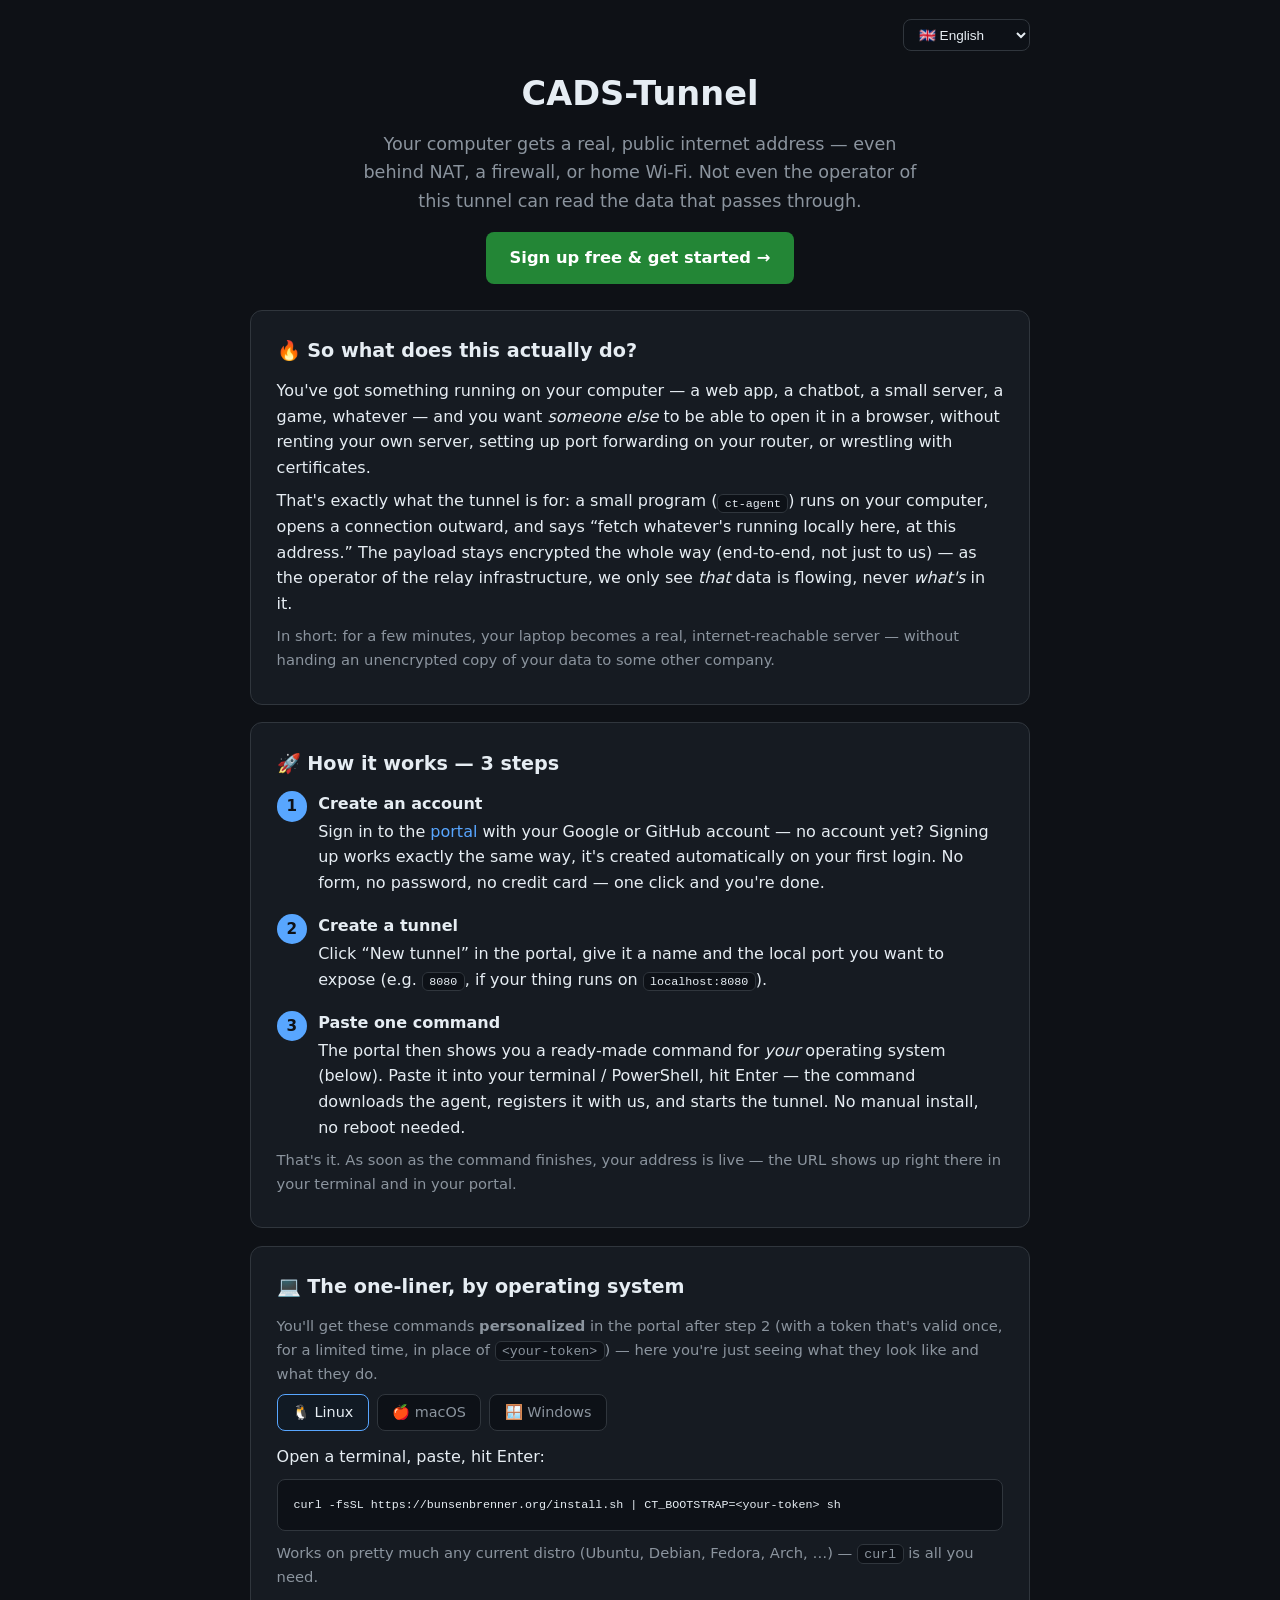
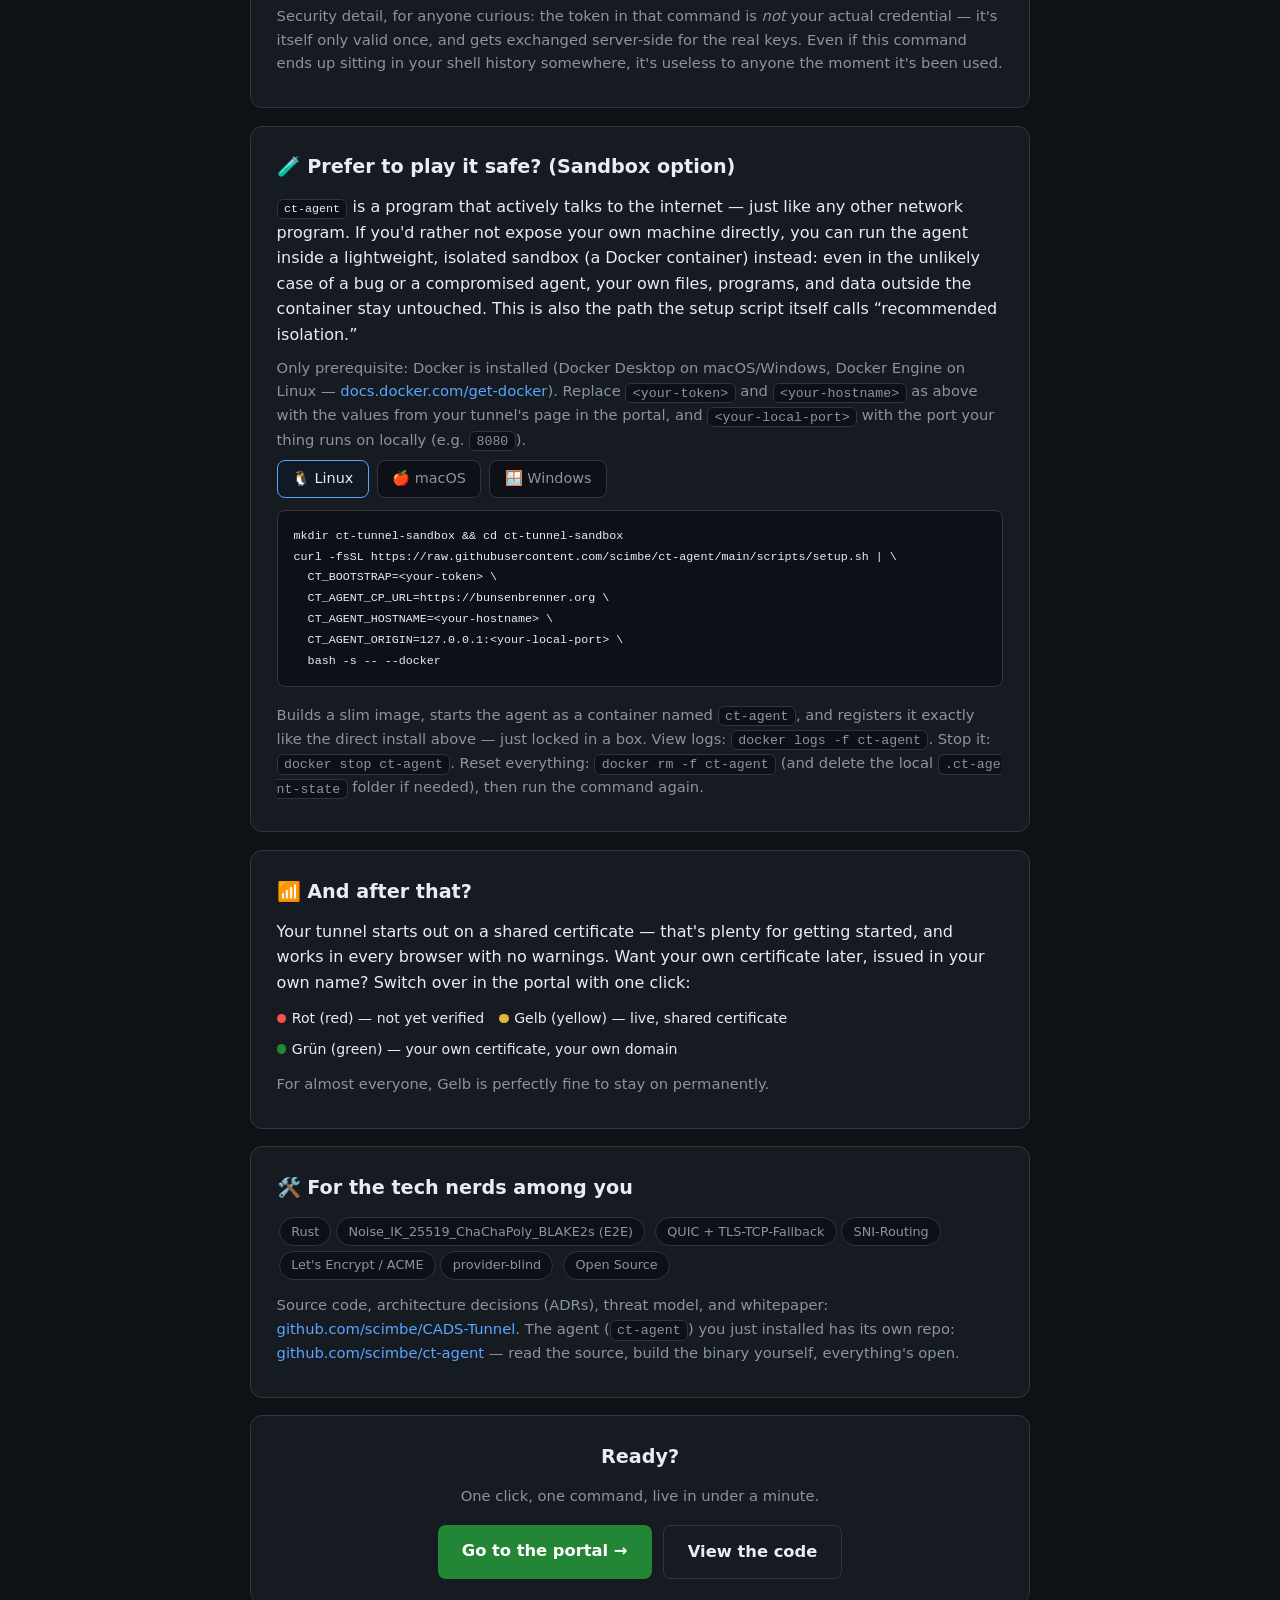
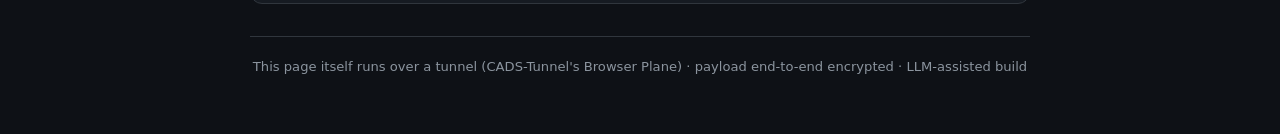
<file: examples/help-site/index.html>
<!doctype html>
<html lang="en">
<head>
<meta charset="utf-8">
<meta name="viewport" content="width=device-width, initial-scale=1">
<title>CADS-Tunnel — your computer, publicly reachable, without us reading along</title>
<style>
 :root{--bg:#0e1116;--card:#161b22;--line:#30363d;--fg:#e6edf3;--muted:#8b949e;--accent:#58a6ff;--green:#238636;--yellow:#e3b341;--red:#f85149}
 *{box-sizing:border-box}
 body{font-family:system-ui,-apple-system,Segoe UI,Roboto,sans-serif;margin:0;background:var(--bg);color:var(--fg);line-height:1.6}
 .wrap{max-width:820px;margin:0 auto;padding:1.2rem 1.25rem 4rem}
 header{text-align:center;margin-bottom:1.6rem}
 h1{font-size:2.1rem;margin:.2rem 0}
 .tag{color:var(--muted);font-size:1.1rem;max-width:560px;margin:.6rem auto 0}
 .card{background:var(--card);border:1px solid var(--line);border-radius:12px;padding:1.5rem 1.6rem;margin:1.1rem 0}
 h2{font-size:1.2rem;margin:.1rem 0 .7rem;display:flex;align-items:center;gap:.5rem}
 h3{font-size:1rem;margin:1.1rem 0 .4rem;color:var(--fg)}
 p{margin:.5rem 0} .muted{color:var(--muted);font-size:.92rem}
 ul{margin:.4rem 0 .4rem 1.1rem;padding:0} li{margin:.35rem 0}
 a{color:var(--accent);text-decoration:none} a:hover{text-decoration:underline}
 .btn{display:inline-block;background:var(--green);color:#fff;padding:.8rem 1.5rem;border-radius:8px;font-weight:600;margin-top:.4rem;font-size:1.02rem}
 .btn:hover{background:#2ea043;text-decoration:none}
 .btn.secondary{background:transparent;border:1px solid var(--line);color:var(--fg)}
 .btn.secondary:hover{border-color:var(--accent);color:var(--accent)}
 code{background:#0d1117;border:1px solid var(--line);border-radius:6px;padding:.1rem .4rem;font-size:.9em;word-break:break-all}
 pre{background:#0d1117;border:1px solid var(--line);border-radius:8px;padding:.9rem 1rem;overflow-x:auto;margin:.6rem 0}
 pre code{background:none;border:none;padding:0;white-space:pre;word-break:normal}
 pre,code{direction:ltr;text-align:left}
 .steps{counter-reset:step;list-style:none;margin:0;padding:0}
 .steps li{counter-increment:step;position:relative;padding:0 0 1.1rem 2.6rem;margin:0}
 .steps li:last-child{padding-bottom:0}
 .steps li::before{content:counter(step);position:absolute;left:0;top:.05rem;width:1.9rem;height:1.9rem;border-radius:50%;background:var(--accent);color:#0e1116;font-weight:700;display:flex;align-items:center;justify-content:center;font-size:.95rem}
 html[dir="rtl"] .steps li{padding:0 2.6rem 1.1rem 0}
 html[dir="rtl"] .steps li::before{left:auto;right:0}
 .steps strong{display:block;margin-bottom:.15rem}
 .oswrap{display:flex;flex-wrap:wrap;gap:.5rem;margin-bottom:.8rem}
 .ostab,.ostab-sb{background:#0d1117;border:1px solid var(--line);border-radius:8px;padding:.4rem .9rem;font-size:.9rem;cursor:pointer;color:var(--muted);user-select:none}
 .ostab.active,.ostab-sb.active{color:var(--fg);border-color:var(--accent);background:#111a24}
 .ospane,.ospane-sb{display:none}
 .ospane.active,.ospane-sb.active{display:block}
 .grid{display:grid;gap:.6rem}
 footer{color:var(--muted);font-size:.82rem;text-align:center;margin-top:2rem;border-top:1px solid var(--line);padding-top:1.2rem}
 .pill{display:inline-block;background:#0d1117;border:1px solid var(--line);border-radius:999px;padding:.2rem .7rem;font-size:.8rem;color:var(--muted);margin:.15rem}
 .tier{display:inline-flex;align-items:center;gap:.35rem;font-size:.88rem;margin:.25rem .6rem .25rem 0}
 .dot{width:.6rem;height:.6rem;border-radius:50%;display:inline-block;flex-shrink:0}
 .dot.rot{background:var(--red)} .dot.gelb{background:var(--yellow)} .dot.gruen{background:var(--green)}
 .cta-row{display:flex;gap:.7rem;flex-wrap:wrap;margin-top:.7rem}
 .langbar{display:flex;justify-content:flex-end;margin-bottom:1rem}
 .langbar select{background:#0d1117;color:var(--fg);border:1px solid var(--line);border-radius:8px;padding:.4rem .7rem;font-size:.85rem;cursor:pointer}
</style>
</head>
<body>
<div class="wrap">
  <div class="langbar">
    <select id="langSelect" aria-label="Language">
      <option value="en">🇬🇧 English</option>
      <option value="de">🇩🇪 Deutsch</option>
      <option value="fr">🇫🇷 Français</option>
      <option value="es">🇪🇸 Español</option>
      <option value="zh">🇨🇳 中文</option>
      <option value="hi">🇮🇳 हिन्दी</option>
      <option value="ar">🇸🇦 العربية</option>
      <option value="pt">🇵🇹 Português</option>
      <option value="ru">🇷🇺 Русский</option>
      <option value="ja">🇯🇵 日本語</option>
    </select>
  </div>

  <header>
    <h1>CADS-Tunnel</h1>
    <div class="tag" data-i18n="tag">Your computer gets a real, public internet address — even behind NAT, a firewall, or home Wi-Fi. Not even the operator of this tunnel can read the data that passes through.</div>
    <div class="cta-row" style="justify-content:center">
      <a class="btn" href="https://bunsenbrenner.org/portal" data-i18n="cta_signup">Sign up free &amp; get started &rarr;</a>
    </div>
  </header>

  <div class="card">
    <h2 data-i18n="c1_h2">🔥 So what does this actually do?</h2>
    <p data-i18n="c1_p1">
      You've got something running on your computer — a web app, a chatbot,
      a small server, a game, whatever — and you want <em>someone else</em>
      to be able to open it in a browser, without renting your own server,
      setting up port forwarding on your router, or wrestling with certificates.
    </p>
    <p data-i18n="c1_p2">
      That's exactly what the tunnel is for: a small program (<code>ct-agent</code>)
      runs on your computer, opens a connection outward, and says "fetch
      whatever's running locally here, at this address." The payload stays
      encrypted the whole way (end-to-end, not just to us) — as the operator
      of the relay infrastructure, we only see <em>that</em> data is flowing,
      never <em>what's</em> in it.
    </p>
    <p class="muted" data-i18n="c1_muted">In short: for a few minutes, your laptop becomes a real,
      internet-reachable server — without handing an unencrypted copy of your
      data to some other company.</p>
  </div>

  <div class="card">
    <h2 data-i18n="c2_h2">🚀 How it works — 3 steps</h2>
    <ol class="steps">
      <li>
        <strong data-i18n="step1_title">Create an account</strong>
        <span data-i18n="step1_body">Sign in to the <a href="https://bunsenbrenner.org/portal">portal</a>
        with your Google or GitHub account — no account yet? Signing up works
        exactly the same way, it's created automatically on your first login.
        No form, no password, no credit card — one click and you're done.</span>
      </li>
      <li>
        <strong data-i18n="step2_title">Create a tunnel</strong>
        <span data-i18n="step2_body">Click "New tunnel" in the portal, give it a name and the local
        port you want to expose (e.g. <code>8080</code>, if your thing runs on
        <code>localhost:8080</code>).</span>
      </li>
      <li>
        <strong data-i18n="step3_title">Paste one command</strong>
        <span data-i18n="step3_body">The portal then shows you a ready-made command for <em>your</em>
        operating system (below). Paste it into your terminal / PowerShell,
        hit Enter — the command downloads the agent, registers it with us,
        and starts the tunnel. No manual install, no reboot needed.</span>
      </li>
    </ol>
    <p class="muted" data-i18n="c2_muted">That's it. As soon as the command finishes, your address
      is live — the URL shows up right there in your terminal and in your
      portal.</p>
  </div>

  <div class="card">
    <h2 data-i18n="c3_h2">💻 The one-liner, by operating system</h2>
    <p class="muted" data-i18n="c3_intro">You'll get these commands <strong>personalized</strong>
      in the portal after step 2 (with a token that's valid once, for a
      limited time, in place of <code>&lt;your-token&gt;</code>) — here you're
      just seeing what they look like and what they do.</p>

    <div class="oswrap">
      <span class="ostab active" data-os="linux">🐧 Linux</span>
      <span class="ostab" data-os="mac">🍎 macOS</span>
      <span class="ostab" data-os="win">🪟 Windows</span>
    </div>

    <div class="ospane active" data-os="linux">
      <p data-i18n="os_linux_intro">Open a terminal, paste, hit Enter:</p>
      <pre><code>curl -fsSL https://bunsenbrenner.org/install.sh | CT_BOOTSTRAP=&lt;your-token&gt; sh</code></pre>
      <p class="muted" data-i18n="os_linux_note">Works on pretty much any current distro (Ubuntu, Debian,
        Fedora, Arch, …) — <code>curl</code> is all you need.</p>
    </div>

    <div class="ospane" data-os="mac">
      <p data-i18n="os_mac_intro">Open a terminal (⌘+space → "Terminal"), paste, hit Enter:</p>
      <pre><code>curl -fsSL https://bunsenbrenner.org/install.sh | CT_BOOTSTRAP=&lt;your-token&gt; sh</code></pre>
      <p class="muted" data-i18n="os_mac_note">Same command as Linux — macOS ships with <code>curl</code>
        already.</p>
    </div>

    <div class="ospane" data-os="win">
      <p data-i18n="os_win_intro">Open PowerShell (right-click Start → "Windows PowerShell"), paste, hit Enter:</p>
      <pre><code>$env:CT_BOOTSTRAP='&lt;your-token&gt;'; irm https://bunsenbrenner.org/install.ps1 | iex</code></pre>
      <p class="muted" data-i18n="os_win_note">No admin rights needed, no installer window, no reboots.</p>
    </div>

    <p class="muted" style="margin-top:1rem" data-i18n="c3_security">
      Security detail, for anyone curious: the token in that command is
      <em>not</em> your actual credential — it's itself only valid once, and
      gets exchanged server-side for the real keys. Even if this command ends
      up sitting in your shell history somewhere, it's useless to anyone the
      moment it's been used.
    </p>
  </div>

  <div class="card">
    <h2 data-i18n="c4_h2">🧪 Prefer to play it safe? (Sandbox option)</h2>
    <p data-i18n="c4_p1">
      <code>ct-agent</code> is a program that actively talks to the internet —
      just like any other network program. If you'd rather not expose your
      own machine directly, you can run the agent inside a lightweight,
      isolated sandbox (a Docker container) instead: even in the unlikely
      case of a bug or a compromised agent, your own files, programs, and
      data outside the container stay untouched. This is also the path the
      setup script itself calls "recommended isolation."
    </p>
    <p class="muted" data-i18n="c4_prereq">
      Only prerequisite: Docker is installed (Docker Desktop on
      macOS/Windows, Docker Engine on Linux —
      <a href="https://docs.docker.com/get-docker/">docs.docker.com/get-docker</a>).
      Replace <code>&lt;your-token&gt;</code> and <code>&lt;your-hostname&gt;</code>
      as above with the values from your tunnel's page in the portal, and
      <code>&lt;your-local-port&gt;</code> with the port your thing runs on
      locally (e.g. <code>8080</code>).
    </p>

    <div class="oswrap">
      <span class="ostab-sb active" data-os-sb="linux">🐧 Linux</span>
      <span class="ostab-sb" data-os-sb="mac">🍎 macOS</span>
      <span class="ostab-sb" data-os-sb="win">🪟 Windows</span>
    </div>

    <div class="ospane-sb active" data-os-sb="linux">
      <pre><code>mkdir ct-tunnel-sandbox &amp;&amp; cd ct-tunnel-sandbox
curl -fsSL https://raw.githubusercontent.com/scimbe/ct-agent/main/scripts/setup.sh | \
  CT_BOOTSTRAP=&lt;your-token&gt; \
  CT_AGENT_CP_URL=https://bunsenbrenner.org \
  CT_AGENT_HOSTNAME=&lt;your-hostname&gt; \
  CT_AGENT_ORIGIN=127.0.0.1:&lt;your-local-port&gt; \
  bash -s -- --docker</code></pre>
    </div>

    <div class="ospane-sb" data-os-sb="mac">
      <p class="muted" data-i18n="c4_mac_note">Same command as Linux:</p>
      <pre><code>mkdir ct-tunnel-sandbox &amp;&amp; cd ct-tunnel-sandbox
curl -fsSL https://raw.githubusercontent.com/scimbe/ct-agent/main/scripts/setup.sh | \
  CT_BOOTSTRAP=&lt;your-token&gt; \
  CT_AGENT_CP_URL=https://bunsenbrenner.org \
  CT_AGENT_HOSTNAME=&lt;your-hostname&gt; \
  CT_AGENT_ORIGIN=127.0.0.1:&lt;your-local-port&gt; \
  bash -s -- --docker</code></pre>
    </div>

    <div class="ospane-sb" data-os-sb="win">
      <pre><code>$env:CT_BOOTSTRAP='&lt;your-token&gt;'
$env:CT_AGENT_CP_URL='https://bunsenbrenner.org'
$env:CT_AGENT_HOSTNAME='&lt;your-hostname&gt;'
$env:CT_AGENT_ORIGIN='127.0.0.1:&lt;your-local-port&gt;'
&amp;([scriptblock]::Create((irm https://raw.githubusercontent.com/scimbe/ct-agent/main/scripts/setup.ps1))) -Docker</code></pre>
      <p class="muted" data-i18n="c4_win_note">Prerequisite: Docker Desktop is already running.</p>
    </div>

    <p class="muted" style="margin-top:1rem" data-i18n="c4_closing">
      Builds a slim image, starts the agent as a container named
      <code>ct-agent</code>, and registers it exactly like the direct
      install above — just locked in a box. View logs:
      <code>docker logs -f ct-agent</code>. Stop it:
      <code>docker stop ct-agent</code>. Reset everything:
      <code>docker rm -f ct-agent</code> (and delete the local
      <code>.ct-agent-state</code> folder if needed), then run the command
      again.
    </p>
  </div>

  <div class="card">
    <h2 data-i18n="c5_h2">📶 And after that?</h2>
    <p data-i18n="c5_p">Your tunnel starts out on a shared certificate — that's plenty for
      getting started, and works in every browser with no warnings. Want your
      own certificate later, issued in your own name? Switch over in the
      portal with one click:</p>
    <p>
      <span class="tier"><span class="dot rot"></span> <span data-i18n="tier_rot">Rot (red) — not yet verified</span></span>
      <span class="tier"><span class="dot gelb"></span> <span data-i18n="tier_gelb">Gelb (yellow) — live, shared certificate</span></span>
      <span class="tier"><span class="dot gruen"></span> <span data-i18n="tier_gruen">Grün (green) — your own certificate, your own domain</span></span>
    </p>
    <p class="muted" data-i18n="c5_muted">For almost everyone, Gelb is perfectly fine to stay on permanently.</p>
  </div>

  <div class="card">
    <h2 data-i18n="c6_h2">🛠️ For the tech nerds among you</h2>
    <div>
      <span class="pill">Rust</span><span class="pill">Noise_IK_25519_ChaChaPoly_BLAKE2s (E2E)</span>
      <span class="pill">QUIC + TLS-TCP-Fallback</span><span class="pill">SNI-Routing</span>
      <span class="pill">Let's Encrypt / ACME</span><span class="pill">provider-blind</span>
      <span class="pill">Open Source</span>
    </div>
    <p class="muted" style="margin-top:.7rem" data-i18n="c6_muted">
      Source code, architecture decisions (ADRs), threat model, and whitepaper:
      <a href="https://github.com/scimbe/CADS-Tunnel">github.com/scimbe/CADS-Tunnel</a>.
      The agent (<code>ct-agent</code>) you just installed has its own repo:
      <a href="https://github.com/scimbe/ct-agent">github.com/scimbe/ct-agent</a> —
      read the source, build the binary yourself, everything's open.
    </p>
  </div>

  <div class="card" style="text-align:center">
    <h2 style="justify-content:center" data-i18n="final_h2">Ready?</h2>
    <p class="muted" data-i18n="final_muted">One click, one command, live in under a minute.</p>
    <div class="cta-row" style="justify-content:center">
      <a class="btn" href="https://bunsenbrenner.org/portal" data-i18n="final_btn_portal">Go to the portal &rarr;</a>
      <a class="btn secondary" href="https://github.com/scimbe/CADS-Tunnel" data-i18n="final_btn_code">View the code</a>
    </div>
  </div>

  <footer data-i18n="footer">
    This page itself runs over a tunnel (CADS-Tunnel's Browser Plane) ·
    payload end-to-end encrypted · LLM-assisted build
  </footer>
</div>
<script>
document.querySelectorAll('.ostab').forEach(function(tab){
  tab.addEventListener('click', function(){
    var os = tab.getAttribute('data-os');
    document.querySelectorAll('.ostab').forEach(function(t){ t.classList.toggle('active', t === tab); });
    document.querySelectorAll('.ospane').forEach(function(p){ p.classList.toggle('active', p.getAttribute('data-os') === os); });
  });
});
document.querySelectorAll('.ostab-sb').forEach(function(tab){
  tab.addEventListener('click', function(){
    var os = tab.getAttribute('data-os-sb');
    document.querySelectorAll('.ostab-sb').forEach(function(t){ t.classList.toggle('active', t === tab); });
    document.querySelectorAll('.ospane-sb').forEach(function(p){ p.classList.toggle('active', p.getAttribute('data-os-sb') === os); });
  });
});
</script>
<script src="i18n.js"></script>
</body>
</html>
</file>
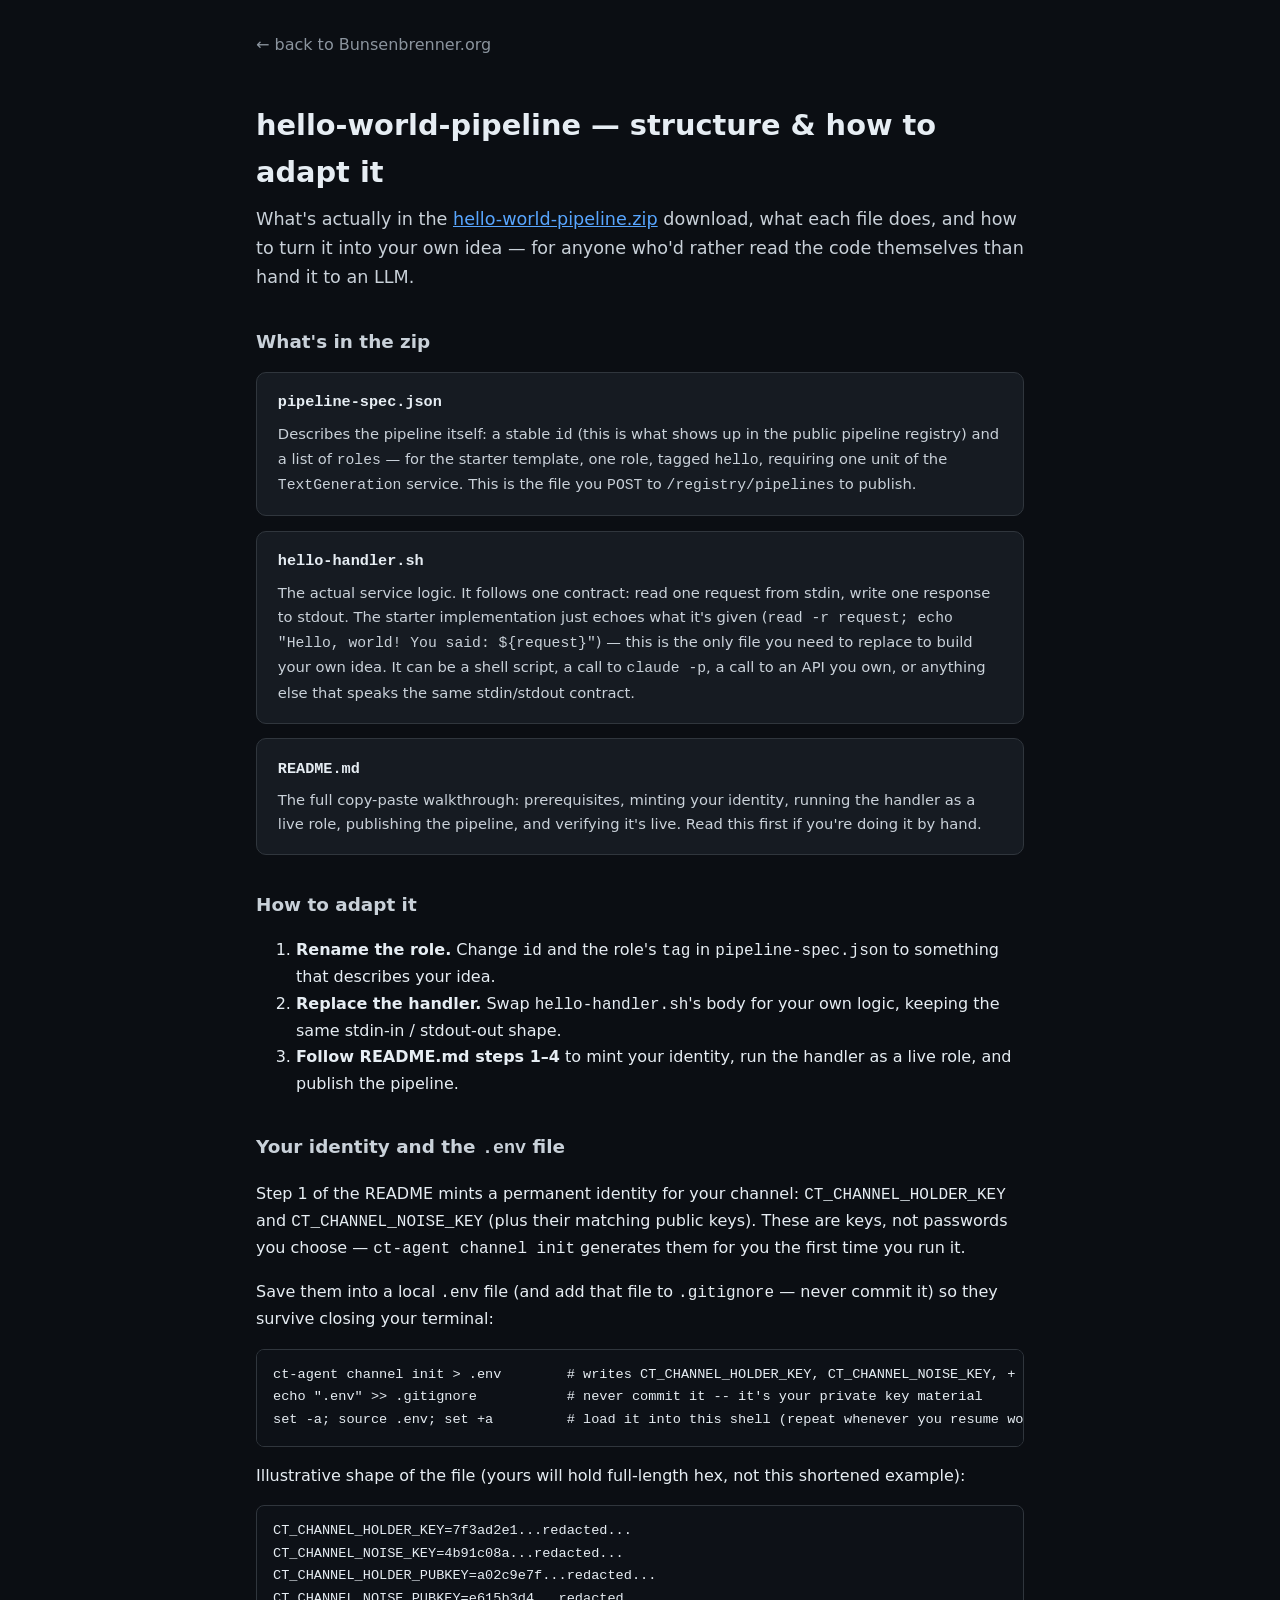
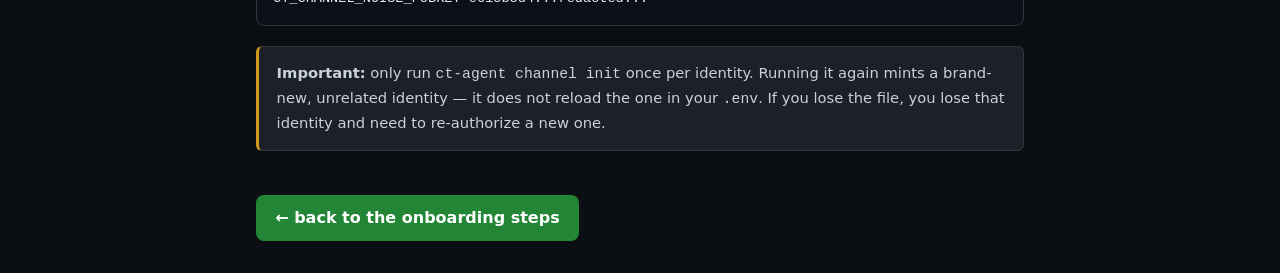
<file: docs/landing/template-guide.html>
<!doctype html>
<html lang="en"><head><meta charset="utf-8">
<meta name="viewport" content="width=device-width, initial-scale=1">
<title>hello-world-pipeline — structure &amp; how to adapt it — Bunsenbrenner.org</title>
<style>
 body{font-family:-apple-system,BlinkMacSystemFont,"Segoe UI",system-ui,sans-serif;margin:0 auto;max-width:48rem;
  padding:2rem 1.25rem 3rem;background:#0b0e13;color:#e6edf3;line-height:1.65}
 h1{font-size:1.8rem;margin-bottom:.25rem} h2{font-size:1.15rem;color:#c9d1d9;margin:2.2rem 0 .6rem}
 h3{font-size:1rem;color:#e6edf3;margin:1.4rem 0 .4rem}
 .back{display:inline-block;margin-bottom:1.5rem;color:#8b949e;text-decoration:none}
 .back:hover{color:#c9d1d9}
 .lede{font-size:1.1rem;color:#c9d1d9;margin:.5rem 0 0}
 a{color:#58a6ff}
 code{font-family:ui-monospace,SFMono-Regular,Menlo,monospace}
 pre{background:#0d1117;border:1px solid #30363d;border-radius:8px;padding:.9rem 1rem;overflow-x:auto;font-size:.85rem}
 .file{background:#161b22;border:1px solid #30363d;border-radius:10px;padding:1.1rem 1.3rem;margin:.9rem 0}
 .file .name{font-family:ui-monospace,SFMono-Regular,Menlo,monospace;font-weight:700;color:#e6edf3;font-size:.95rem}
 .file p{margin:.4rem 0 0;color:#c9d1d9;font-size:.92rem}
 .callout{background:#1c2128;border:1px solid #30363d;border-left:3px solid #d29922;border-radius:6px;
  padding:.9rem 1.1rem;margin:1.25rem 0;font-size:.92rem;color:#c9d1d9}
 a.btn{display:inline-block;background:#238636;color:#fff;padding:.6rem 1.2rem;border-radius:8px;font-weight:600;
  text-decoration:none;margin-top:1.5rem}
 a.btn:hover{background:#2ea043}
</style></head><body>
<a class="back" href="/#get-started">&larr; back to Bunsenbrenner.org</a>

<h1>hello-world-pipeline — structure &amp; how to adapt it</h1>
<p class="lede">
What's actually in the <a href="/downloads/hello-world-pipeline.zip">hello-world-pipeline.zip</a> download,
what each file does, and how to turn it into your own idea — for anyone who'd rather read the code
themselves than hand it to an LLM.
</p>

<h2>What's in the zip</h2>

<div class="file">
 <div class="name">pipeline-spec.json</div>
 <p>Describes the pipeline itself: a stable <code>id</code> (this is what shows up in the public pipeline
 registry) and a list of <code>roles</code> — for the starter template, one role, tagged <code>hello</code>,
 requiring one unit of the <code>TextGeneration</code> service. This is the file you <code>POST</code> to
 <code>/registry/pipelines</code> to publish.</p>
</div>

<div class="file">
 <div class="name">hello-handler.sh</div>
 <p>The actual service logic. It follows one contract: read one request from stdin, write one response to
 stdout. The starter implementation just echoes what it's given
 (<code>read -r request; echo "Hello, world! You said: ${request}"</code>) — this is the only file you need
 to replace to build your own idea. It can be a shell script, a call to <code>claude -p</code>, a call to
 an API you own, or anything else that speaks the same stdin/stdout contract.</p>
</div>

<div class="file">
 <div class="name">README.md</div>
 <p>The full copy-paste walkthrough: prerequisites, minting your identity, running the handler as a live
 role, publishing the pipeline, and verifying it's live. Read this first if you're doing it by hand.</p>
</div>

<h2>How to adapt it</h2>
<ol>
 <li><strong>Rename the role.</strong> Change <code>id</code> and the role's <code>tag</code> in
 <code>pipeline-spec.json</code> to something that describes your idea.</li>
 <li><strong>Replace the handler.</strong> Swap <code>hello-handler.sh</code>'s body for your own logic,
 keeping the same stdin-in / stdout-out shape.</li>
 <li><strong>Follow README.md steps 1–4</strong> to mint your identity, run the handler as a live role, and
 publish the pipeline.</li>
</ol>

<h2>Your identity and the <code>.env</code> file</h2>
<p>
Step 1 of the README mints a permanent identity for your channel:
<code>CT_CHANNEL_HOLDER_KEY</code> and <code>CT_CHANNEL_NOISE_KEY</code> (plus their matching public keys).
These are keys, not passwords you choose — <code>ct-agent channel init</code> generates them for you the
first time you run it.
</p>
<p>
Save them into a local <code>.env</code> file (and add that file to <code>.gitignore</code> — never commit
it) so they survive closing your terminal:
</p>
<pre><code>ct-agent channel init &gt; .env        # writes CT_CHANNEL_HOLDER_KEY, CT_CHANNEL_NOISE_KEY, + *_PUBKEY
echo ".env" &gt;&gt; .gitignore           # never commit it -- it's your private key material
set -a; source .env; set +a         # load it into this shell (repeat whenever you resume work)</code></pre>
<p>Illustrative shape of the file (yours will hold full-length hex, not this shortened example):</p>
<pre><code>CT_CHANNEL_HOLDER_KEY=7f3ad2e1...redacted...
CT_CHANNEL_NOISE_KEY=4b91c08a...redacted...
CT_CHANNEL_HOLDER_PUBKEY=a02c9e7f...redacted...
CT_CHANNEL_NOISE_PUBKEY=e615b3d4...redacted...</code></pre>
<div class="callout">
<strong>Important:</strong> only run <code>ct-agent channel init</code> once per identity. Running it again
mints a brand-new, unrelated identity — it does not reload the one in your <code>.env</code>. If you lose
the file, you lose that identity and need to re-authorize a new one.
</div>

<a class="btn" href="/#get-started">&larr; back to the onboarding steps</a>
</body></html>
</file>
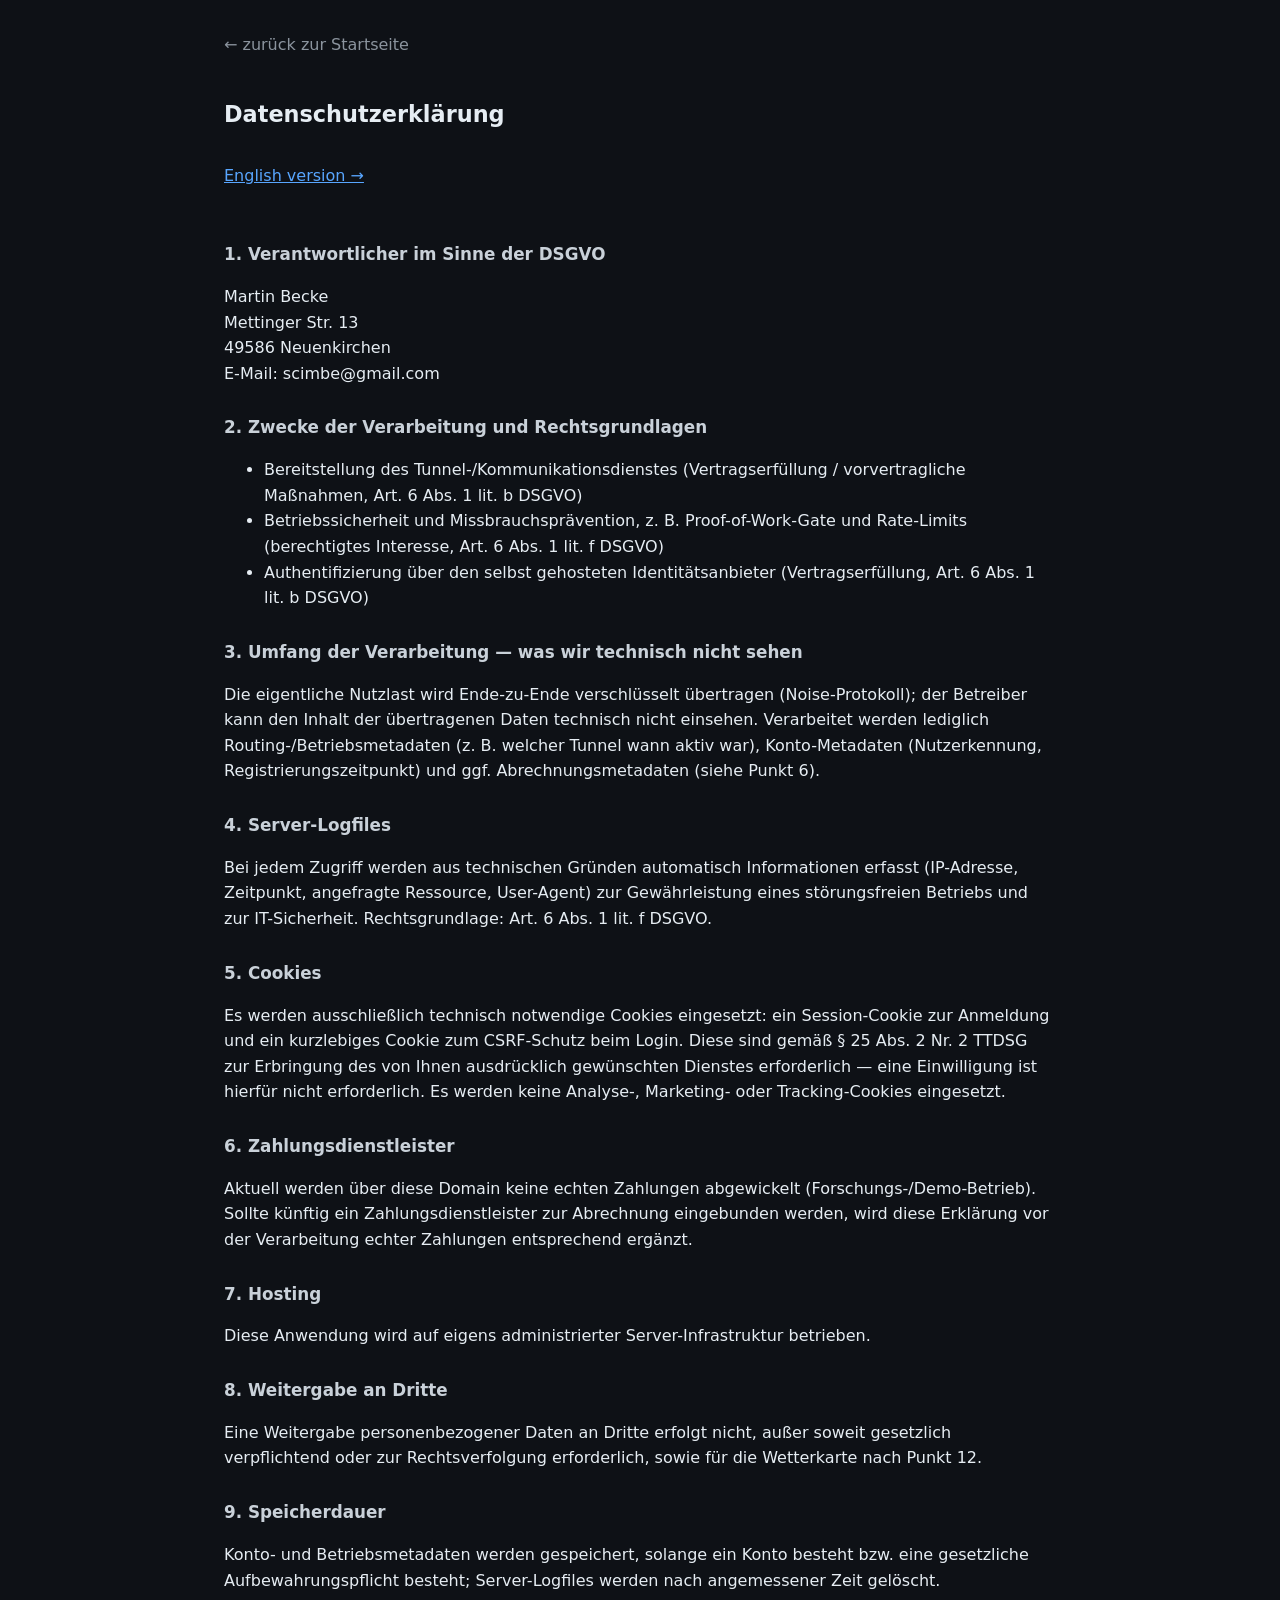
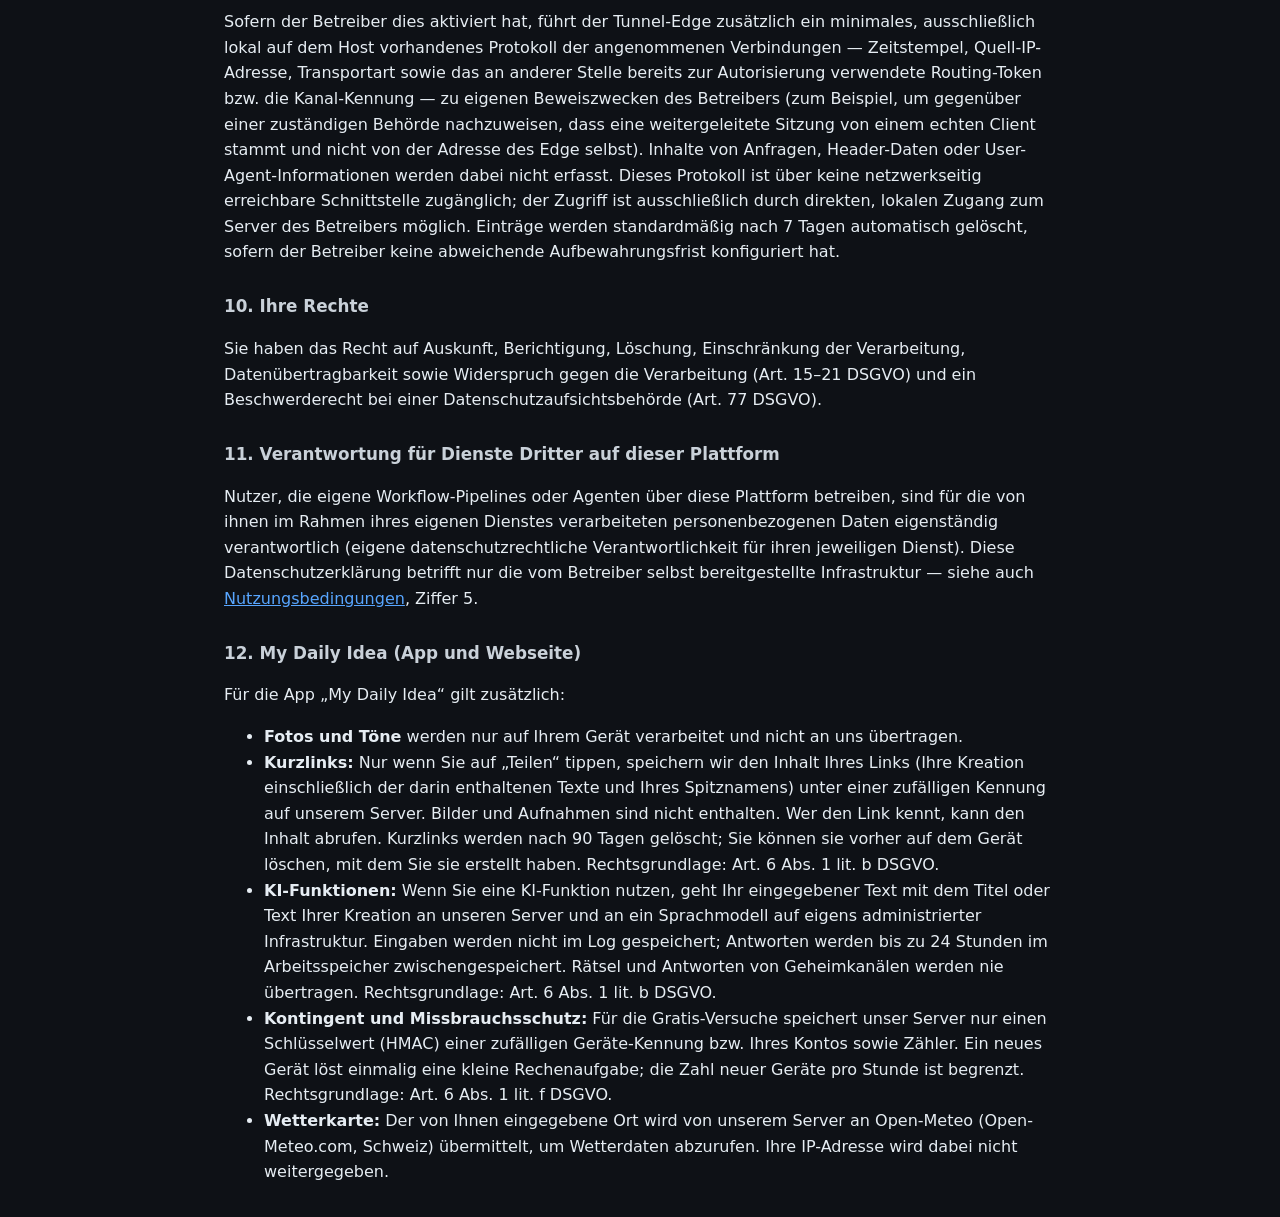
<file: docs/legal/datenschutz.html>
<!doctype html>
<html lang="de"><head><meta charset="utf-8">
<meta name="viewport" content="width=device-width, initial-scale=1">
<title>Datenschutzerklärung — CADS-Tunnel</title>
<style>
 body{font-family:system-ui,sans-serif;margin:2rem auto;max-width:52rem;background:#0e1116;color:#e6edf3;line-height:1.6}
 h1{font-size:1.4rem} h2{font-size:1.05rem;color:#c9d1d9;margin:1.75rem 0 .5rem}
 a{color:#58a6ff} .back{display:inline-block;margin-bottom:1.5rem;color:#8b949e;text-decoration:none}
 .back:hover{color:#c9d1d9} ol{padding-left:1.25rem}
</style></head><body>
<a class="back" href="/">&larr; zurück zur Startseite</a>
<h1>Datenschutzerklärung</h1>
<p class="back"><a href="/privacy-policy">English version &rarr;</a></p>

<h2>1. Verantwortlicher im Sinne der DSGVO</h2>
<p>
Martin Becke<br>
Mettinger Str. 13<br>
49586 Neuenkirchen<br>
E-Mail: scimbe@gmail.com
</p>

<h2>2. Zwecke der Verarbeitung und Rechtsgrundlagen</h2>
<ul>
<li>Bereitstellung des Tunnel-/Kommunikationsdienstes (Vertragserfüllung / vorvertragliche Maßnahmen, Art. 6 Abs. 1 lit. b DSGVO)</li>
<li>Betriebssicherheit und Missbrauchsprävention, z.&nbsp;B. Proof-of-Work-Gate und Rate-Limits (berechtigtes Interesse, Art. 6 Abs. 1 lit. f DSGVO)</li>
<li>Authentifizierung über den selbst gehosteten Identitätsanbieter (Vertragserfüllung, Art. 6 Abs. 1 lit. b DSGVO)</li>
</ul>

<h2>3. Umfang der Verarbeitung — was wir technisch nicht sehen</h2>
<p>
Die eigentliche Nutzlast wird Ende-zu-Ende verschlüsselt übertragen (Noise-Protokoll); der Betreiber kann den
Inhalt der übertragenen Daten technisch nicht einsehen. Verarbeitet werden lediglich Routing-/Betriebsmetadaten
(z.&nbsp;B. welcher Tunnel wann aktiv war), Konto-Metadaten (Nutzerkennung, Registrierungszeitpunkt) und ggf.
Abrechnungsmetadaten (siehe Punkt 6).
</p>

<h2>4. Server-Logfiles</h2>
<p>
Bei jedem Zugriff werden aus technischen Gründen automatisch Informationen erfasst (IP-Adresse, Zeitpunkt,
angefragte Ressource, User-Agent) zur Gewährleistung eines störungsfreien Betriebs und zur IT-Sicherheit.
Rechtsgrundlage: Art. 6 Abs. 1 lit. f DSGVO.
</p>

<h2>5. Cookies</h2>
<p>
Es werden ausschließlich technisch notwendige Cookies eingesetzt: ein Session-Cookie zur Anmeldung und ein
kurzlebiges Cookie zum CSRF-Schutz beim Login. Diese sind gemäß § 25 Abs. 2 Nr. 2 TTDSG zur Erbringung des von
Ihnen ausdrücklich gewünschten Dienstes erforderlich — eine Einwilligung ist hierfür nicht erforderlich. Es
werden keine Analyse-, Marketing- oder Tracking-Cookies eingesetzt.
</p>

<h2>6. Zahlungsdienstleister</h2>
<p>
Aktuell werden über diese Domain keine echten Zahlungen abgewickelt (Forschungs-/Demo-Betrieb). Sollte künftig
ein Zahlungsdienstleister zur Abrechnung eingebunden werden, wird diese Erklärung vor der Verarbeitung echter
Zahlungen entsprechend ergänzt.
</p>

<h2>7. Hosting</h2>
<p>
Diese Anwendung wird auf eigens administrierter Server-Infrastruktur betrieben.
</p>

<h2>8. Weitergabe an Dritte</h2>
<p>
Eine Weitergabe personenbezogener Daten an Dritte erfolgt nicht, außer soweit gesetzlich verpflichtend oder zur
Rechtsverfolgung erforderlich, sowie für die Wetterkarte nach Punkt 12.
</p>

<h2>9. Speicherdauer</h2>
<p>
Konto- und Betriebsmetadaten werden gespeichert, solange ein Konto besteht bzw. eine gesetzliche
Aufbewahrungspflicht besteht; Server-Logfiles werden nach angemessener Zeit gelöscht.
</p>
<p>
Sofern der Betreiber dies aktiviert hat, führt der Tunnel-Edge zusätzlich ein minimales, ausschließlich
lokal auf dem Host vorhandenes Protokoll der angenommenen Verbindungen — Zeitstempel, Quell-IP-Adresse,
Transportart sowie das an anderer Stelle bereits zur Autorisierung verwendete Routing-Token bzw. die
Kanal-Kennung — zu eigenen Beweiszwecken des Betreibers (zum Beispiel, um gegenüber einer zuständigen
Behörde nachzuweisen, dass eine weitergeleitete Sitzung von einem echten Client stammt und nicht von der
Adresse des Edge selbst). Inhalte von Anfragen, Header-Daten oder User-Agent-Informationen werden dabei
nicht erfasst. Dieses Protokoll ist über keine netzwerkseitig erreichbare Schnittstelle zugänglich; der
Zugriff ist ausschließlich durch direkten, lokalen Zugang zum Server des Betreibers möglich. Einträge
werden standardmäßig nach 7 Tagen automatisch gelöscht, sofern der Betreiber keine abweichende
Aufbewahrungsfrist konfiguriert hat.
</p>

<h2>10. Ihre Rechte</h2>
<p>
Sie haben das Recht auf Auskunft, Berichtigung, Löschung, Einschränkung der Verarbeitung, Datenübertragbarkeit
sowie Widerspruch gegen die Verarbeitung (Art. 15–21 DSGVO) und ein Beschwerderecht bei einer
Datenschutzaufsichtsbehörde (Art. 77 DSGVO).
</p>

<h2>11. Verantwortung für Dienste Dritter auf dieser Plattform</h2>
<p>
Nutzer, die eigene Workflow-Pipelines oder Agenten über diese Plattform betreiben, sind für die von ihnen im
Rahmen ihres eigenen Dienstes verarbeiteten personenbezogenen Daten eigenständig verantwortlich (eigene
datenschutzrechtliche Verantwortlichkeit für ihren jeweiligen Dienst). Diese Datenschutzerklärung betrifft nur
die vom Betreiber selbst bereitgestellte Infrastruktur — siehe auch
<a href="/nutzungsbedingungen">Nutzungsbedingungen</a>, Ziffer 5.
</p>
<h2>12. My Daily Idea (App und Webseite)</h2>
<p>Für die App „My Daily Idea“ gilt zusätzlich:</p>
<ul>
<li><strong>Fotos und Töne</strong> werden nur auf Ihrem Gerät verarbeitet und nicht an uns übertragen.</li>
<li><strong>Kurzlinks:</strong> Nur wenn Sie auf „Teilen“ tippen, speichern wir den Inhalt Ihres Links (Ihre Kreation einschließlich der darin enthaltenen Texte und Ihres Spitznamens) unter einer zufälligen Kennung auf unserem Server. Bilder und Aufnahmen sind nicht enthalten. Wer den Link kennt, kann den Inhalt abrufen. Kurzlinks werden nach 90 Tagen gelöscht; Sie können sie vorher auf dem Gerät löschen, mit dem Sie sie erstellt haben. Rechtsgrundlage: Art. 6 Abs. 1 lit. b DSGVO.</li>
<li><strong>KI-Funktionen:</strong> Wenn Sie eine KI-Funktion nutzen, geht Ihr eingegebener Text mit dem Titel oder Text Ihrer Kreation an unseren Server und an ein Sprachmodell auf eigens administrierter Infrastruktur. Eingaben werden nicht im Log gespeichert; Antworten werden bis zu 24 Stunden im Arbeitsspeicher zwischengespeichert. Rätsel und Antworten von Geheimkanälen werden nie übertragen. Rechtsgrundlage: Art. 6 Abs. 1 lit. b DSGVO.</li>
<li><strong>Kontingent und Missbrauchsschutz:</strong> Für die Gratis-Versuche speichert unser Server nur einen Schlüsselwert (HMAC) einer zufälligen Geräte-Kennung bzw. Ihres Kontos sowie Zähler. Ein neues Gerät löst einmalig eine kleine Rechenaufgabe; die Zahl neuer Geräte pro Stunde ist begrenzt. Rechtsgrundlage: Art. 6 Abs. 1 lit. f DSGVO.</li>
<li><strong>Wetterkarte:</strong> Der von Ihnen eingegebene Ort wird von unserem Server an Open-Meteo (Open-Meteo.com, Schweiz) übermittelt, um Wetterdaten abzurufen. Ihre IP-Adresse wird dabei nicht weitergegeben.</li>
</ul>
</body></html>
</file>
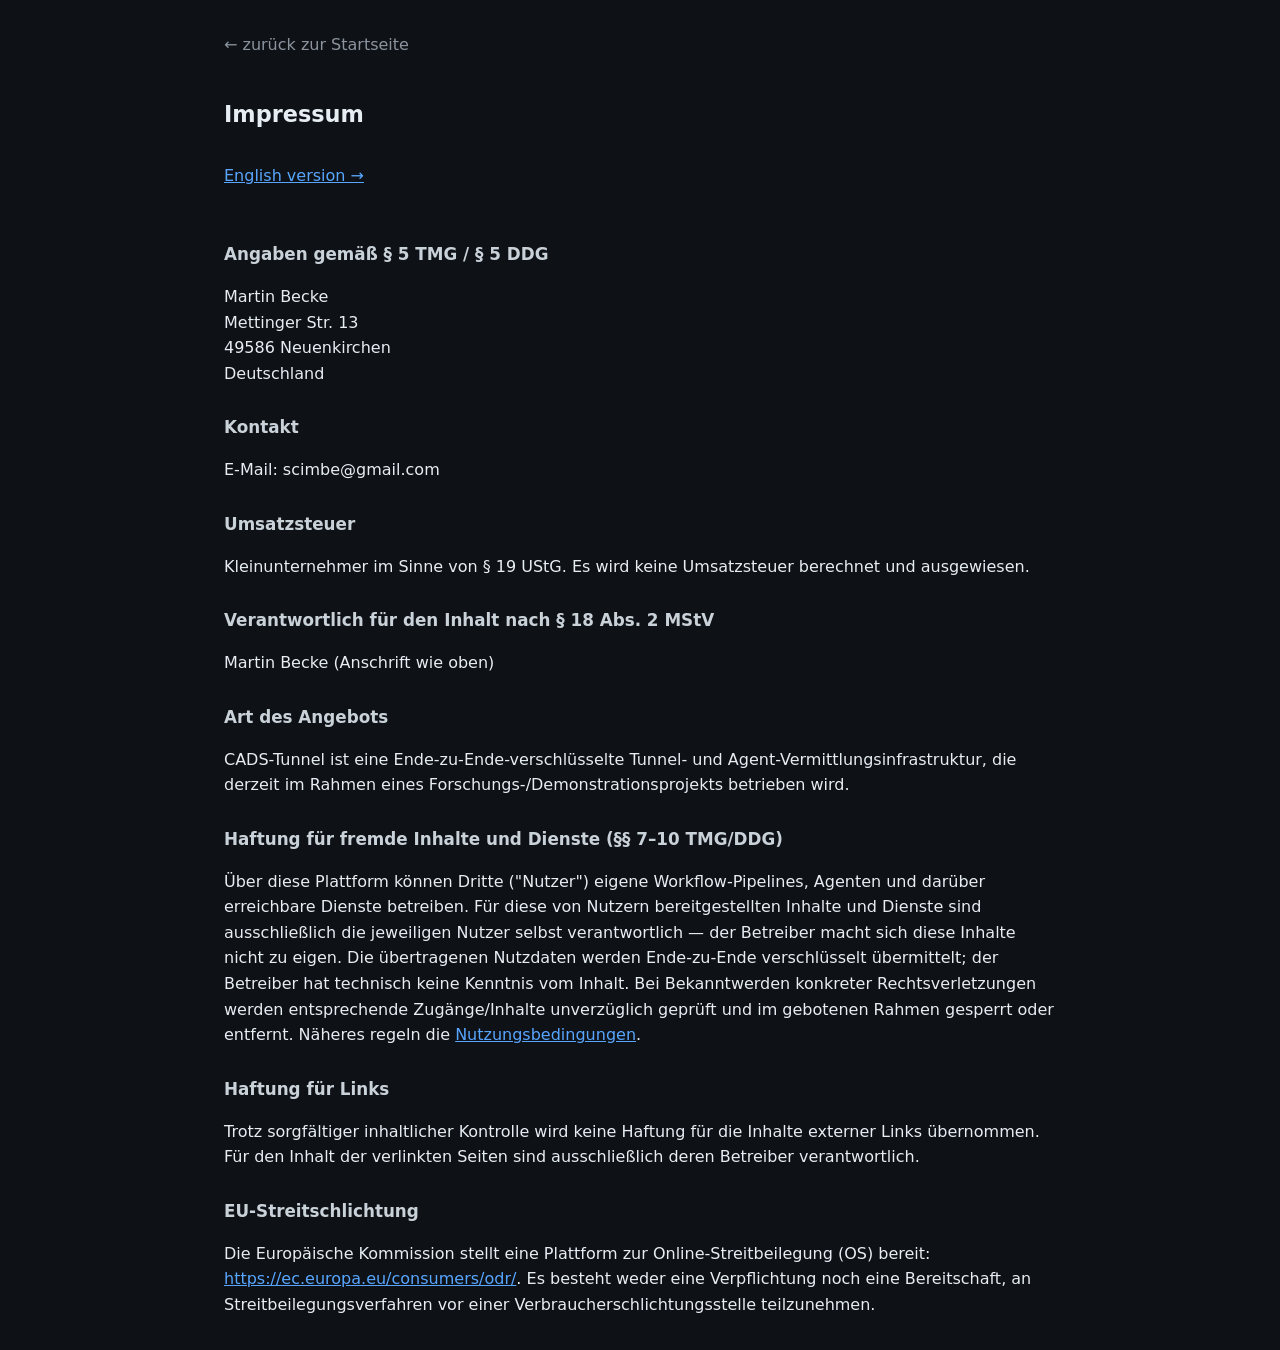
<file: docs/legal/impressum.html>
<!doctype html>
<html lang="de"><head><meta charset="utf-8">
<meta name="viewport" content="width=device-width, initial-scale=1">
<title>Impressum — CADS-Tunnel</title>
<style>
 body{font-family:system-ui,sans-serif;margin:2rem auto;max-width:52rem;background:#0e1116;color:#e6edf3;line-height:1.6}
 h1{font-size:1.4rem} h2{font-size:1.05rem;color:#c9d1d9;margin:1.75rem 0 .5rem}
 a{color:#58a6ff} .back{display:inline-block;margin-bottom:1.5rem;color:#8b949e;text-decoration:none}
 .back:hover{color:#c9d1d9}
</style></head><body>
<a class="back" href="/">&larr; zurück zur Startseite</a>
<h1>Impressum</h1>
<p class="back"><a href="/legal-notice">English version &rarr;</a></p>

<h2>Angaben gemäß § 5 TMG / § 5 DDG</h2>
<p>
Martin Becke<br>
Mettinger Str. 13<br>
49586 Neuenkirchen<br>
Deutschland
</p>

<h2>Kontakt</h2>
<p>E-Mail: scimbe@gmail.com</p>

<h2>Umsatzsteuer</h2>
<p>Kleinunternehmer im Sinne von § 19 UStG. Es wird keine Umsatzsteuer berechnet und ausgewiesen.</p>

<h2>Verantwortlich für den Inhalt nach § 18 Abs. 2 MStV</h2>
<p>Martin Becke (Anschrift wie oben)</p>

<h2>Art des Angebots</h2>
<p>
CADS-Tunnel ist eine Ende-zu-Ende-verschlüsselte Tunnel- und Agent-Vermittlungsinfrastruktur, die derzeit im
Rahmen eines Forschungs-/Demonstrationsprojekts betrieben wird.
</p>

<h2>Haftung für fremde Inhalte und Dienste (§§ 7–10 TMG/DDG)</h2>
<p>
Über diese Plattform können Dritte ("Nutzer") eigene Workflow-Pipelines, Agenten und darüber erreichbare
Dienste betreiben. Für diese von Nutzern bereitgestellten Inhalte und Dienste sind ausschließlich die
jeweiligen Nutzer selbst verantwortlich — der Betreiber macht sich diese Inhalte nicht zu eigen. Die
übertragenen Nutzdaten werden Ende-zu-Ende verschlüsselt übermittelt; der Betreiber hat technisch keine
Kenntnis vom Inhalt. Bei Bekanntwerden konkreter Rechtsverletzungen werden entsprechende Zugänge/Inhalte
unverzüglich geprüft und im gebotenen Rahmen gesperrt oder entfernt. Näheres regeln die
<a href="/nutzungsbedingungen">Nutzungsbedingungen</a>.
</p>

<h2>Haftung für Links</h2>
<p>
Trotz sorgfältiger inhaltlicher Kontrolle wird keine Haftung für die Inhalte externer Links übernommen. Für
den Inhalt der verlinkten Seiten sind ausschließlich deren Betreiber verantwortlich.
</p>

<h2>EU-Streitschlichtung</h2>
<p>
Die Europäische Kommission stellt eine Plattform zur Online-Streitbeilegung (OS) bereit:
<a href="https://ec.europa.eu/consumers/odr/" target="_blank" rel="noopener">https://ec.europa.eu/consumers/odr/</a>.
Es besteht weder eine Verpflichtung noch eine Bereitschaft, an Streitbeilegungsverfahren vor einer
Verbraucherschlichtungsstelle teilzunehmen.
</p>
</body></html>
</file>
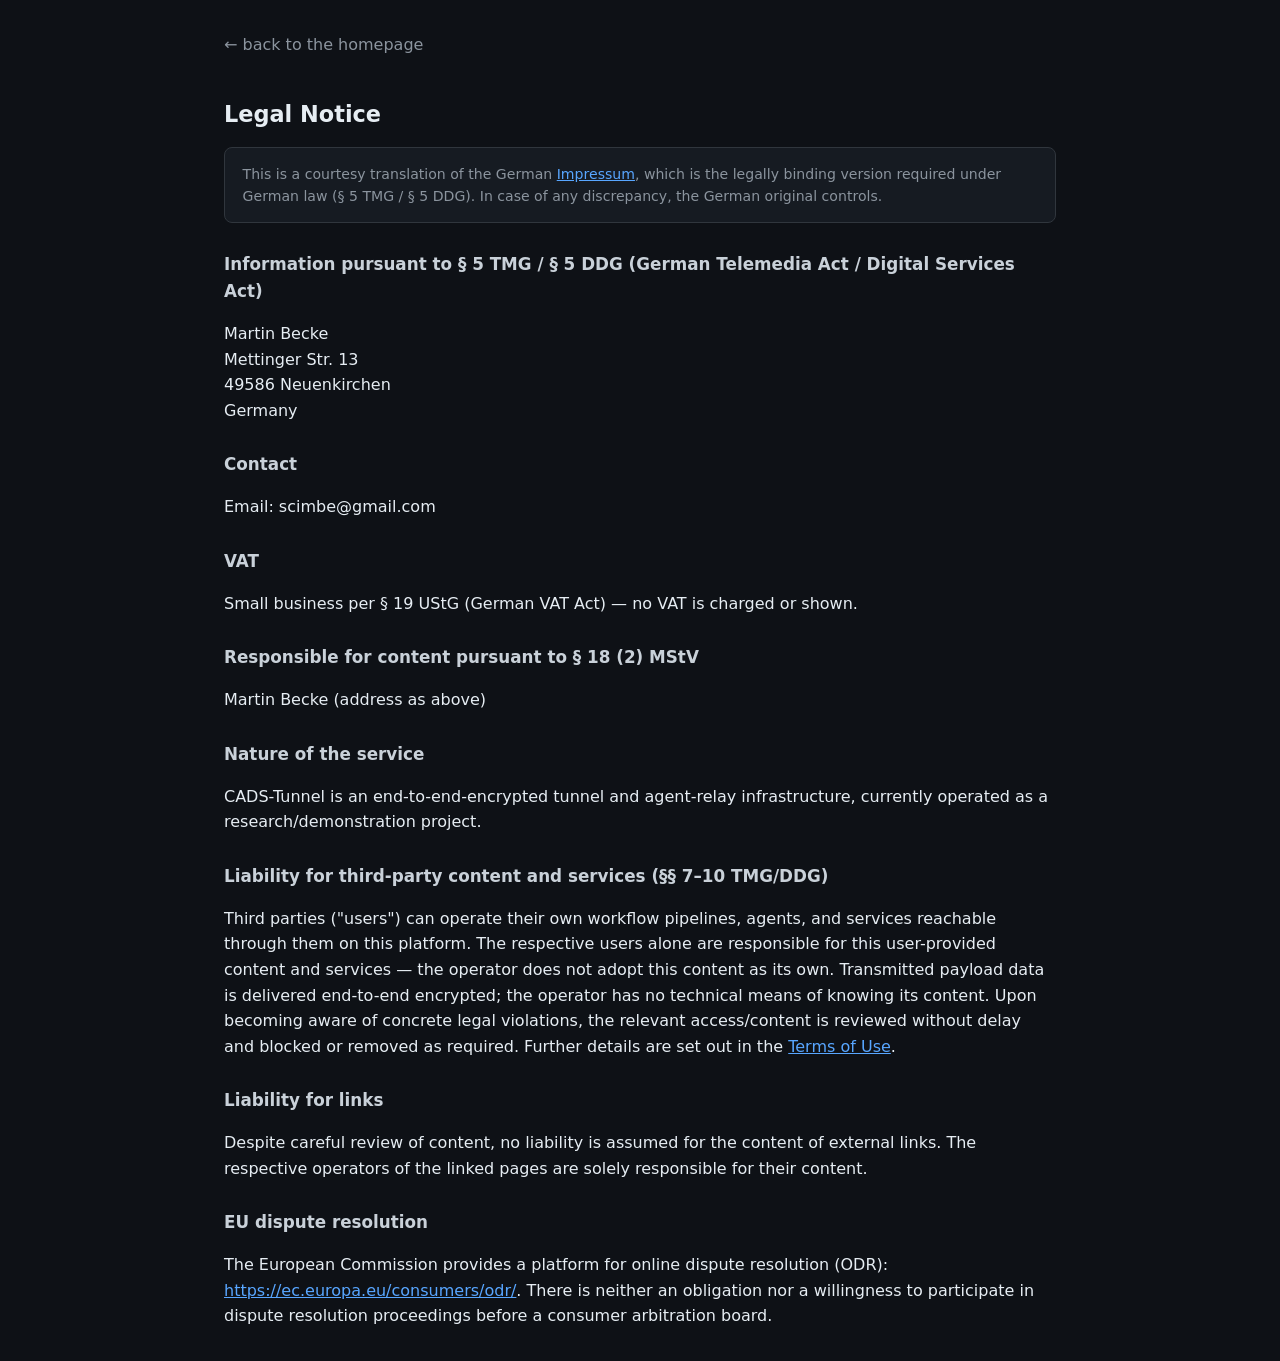
<file: docs/legal/legal-notice.html>
<!doctype html>
<html lang="en"><head><meta charset="utf-8">
<meta name="viewport" content="width=device-width, initial-scale=1">
<title>Legal Notice — CADS-Tunnel</title>
<style>
 body{font-family:system-ui,sans-serif;margin:2rem auto;max-width:52rem;background:#0e1116;color:#e6edf3;line-height:1.6}
 h1{font-size:1.4rem} h2{font-size:1.05rem;color:#c9d1d9;margin:1.75rem 0 .5rem}
 a{color:#58a6ff} .back{display:inline-block;margin-bottom:1.5rem;color:#8b949e;text-decoration:none}
 .back:hover{color:#c9d1d9}
 .translation-notice{background:#161b22;border:1px solid #30363d;border-radius:8px;padding:.9rem 1.1rem;font-size:.88rem;color:#8b949e;margin-bottom:1.5rem}
</style></head><body>
<a class="back" href="/">&larr; back to the homepage</a>
<h1>Legal Notice</h1>

<div class="translation-notice">This is a courtesy translation of the German
<a href="/impressum">Impressum</a>, which is the legally binding version required under German law
(§ 5 TMG / § 5 DDG). In case of any discrepancy, the German original controls.</div>

<h2>Information pursuant to § 5 TMG / § 5 DDG (German Telemedia Act / Digital Services Act)</h2>
<p>
Martin Becke<br>
Mettinger Str. 13<br>
49586 Neuenkirchen<br>
Germany
</p>

<h2>Contact</h2>
<p>Email: scimbe@gmail.com</p>

<h2>VAT</h2>
<p>Small business per § 19 UStG (German VAT Act) — no VAT is charged or shown.</p>

<h2>Responsible for content pursuant to § 18 (2) MStV</h2>
<p>Martin Becke (address as above)</p>

<h2>Nature of the service</h2>
<p>
CADS-Tunnel is an end-to-end-encrypted tunnel and agent-relay infrastructure, currently operated as a
research/demonstration project.
</p>

<h2>Liability for third-party content and services (§§ 7–10 TMG/DDG)</h2>
<p>
Third parties ("users") can operate their own workflow pipelines, agents, and services reachable through
them on this platform. The respective users alone are responsible for this user-provided content and
services — the operator does not adopt this content as its own. Transmitted payload data is delivered
end-to-end encrypted; the operator has no technical means of knowing its content. Upon becoming aware of
concrete legal violations, the relevant access/content is reviewed without delay and blocked or removed
as required. Further details are set out in the <a href="/terms-of-use">Terms of Use</a>.
</p>

<h2>Liability for links</h2>
<p>
Despite careful review of content, no liability is assumed for the content of external links. The
respective operators of the linked pages are solely responsible for their content.
</p>

<h2>EU dispute resolution</h2>
<p>
The European Commission provides a platform for online dispute resolution (ODR):
<a href="https://ec.europa.eu/consumers/odr/" target="_blank" rel="noopener">https://ec.europa.eu/consumers/odr/</a>.
There is neither an obligation nor a willingness to participate in dispute resolution proceedings before a
consumer arbitration board.
</p>
</body></html>
</file>
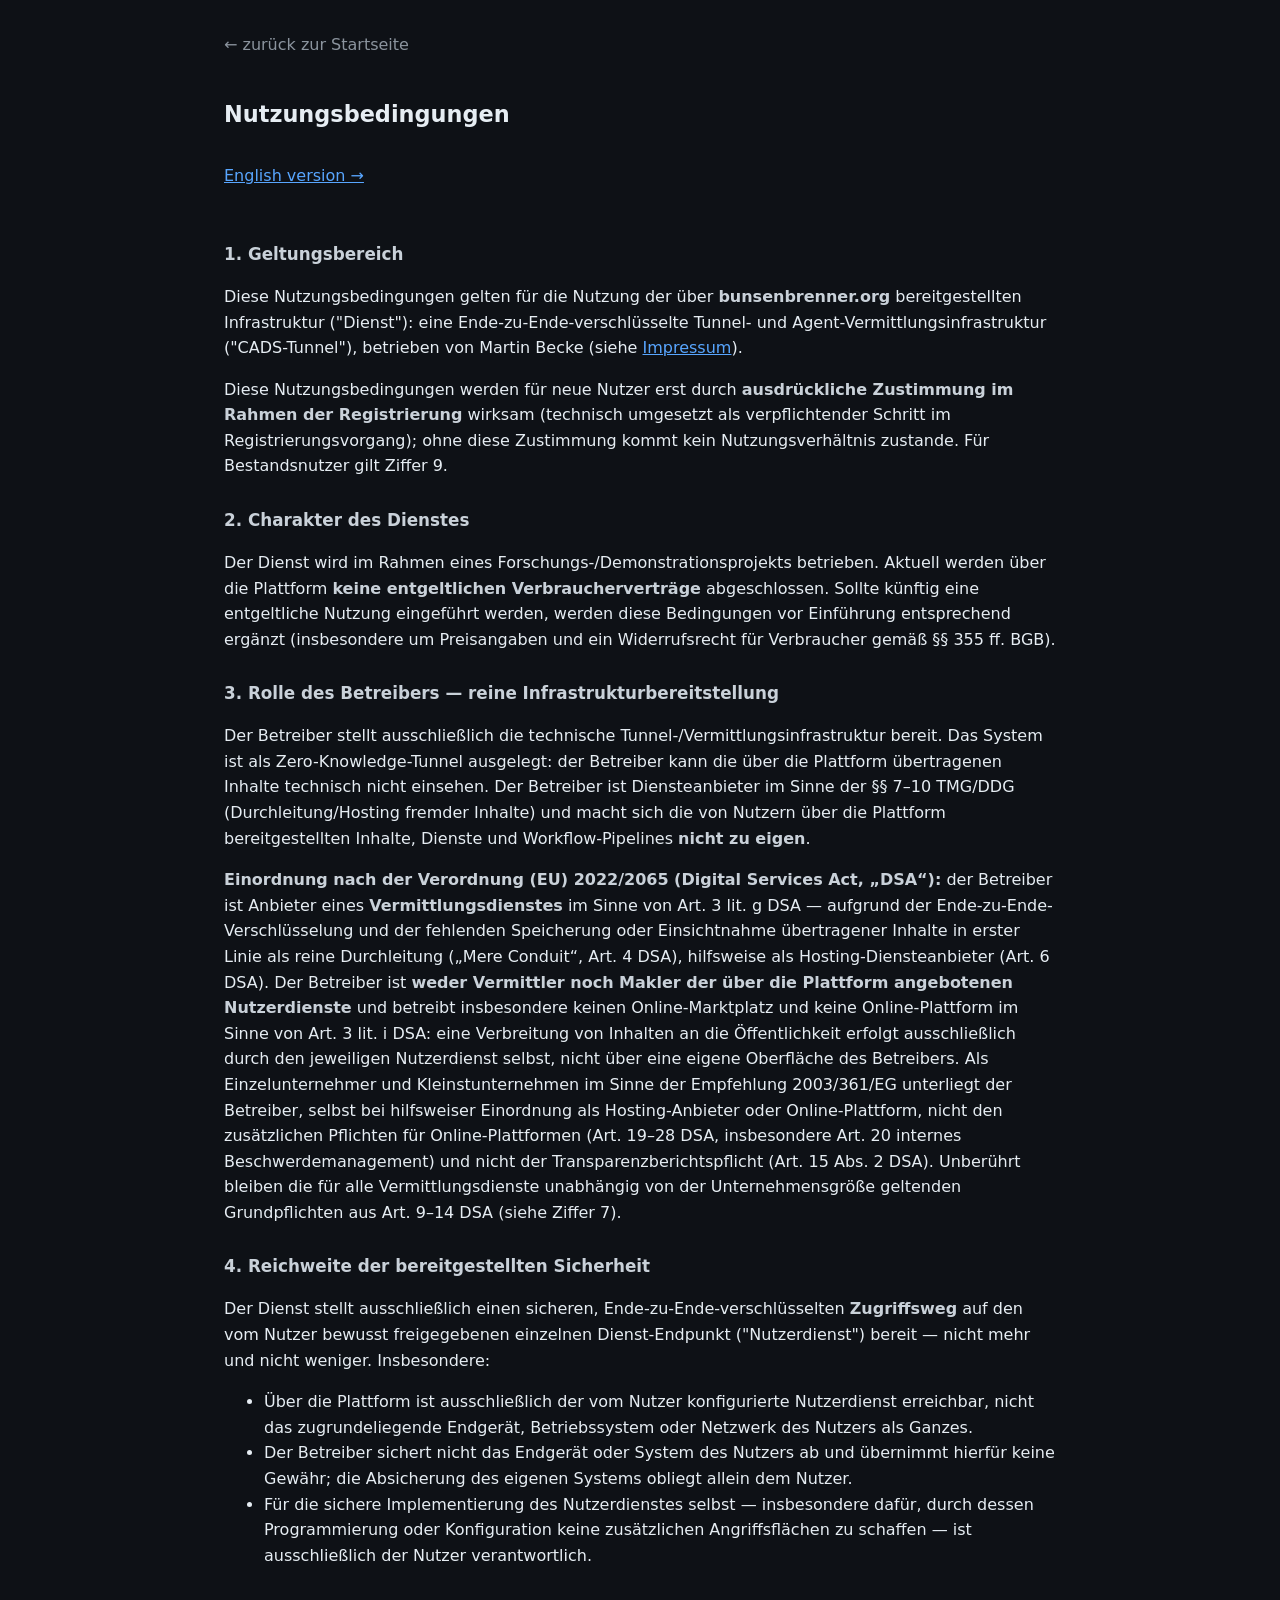
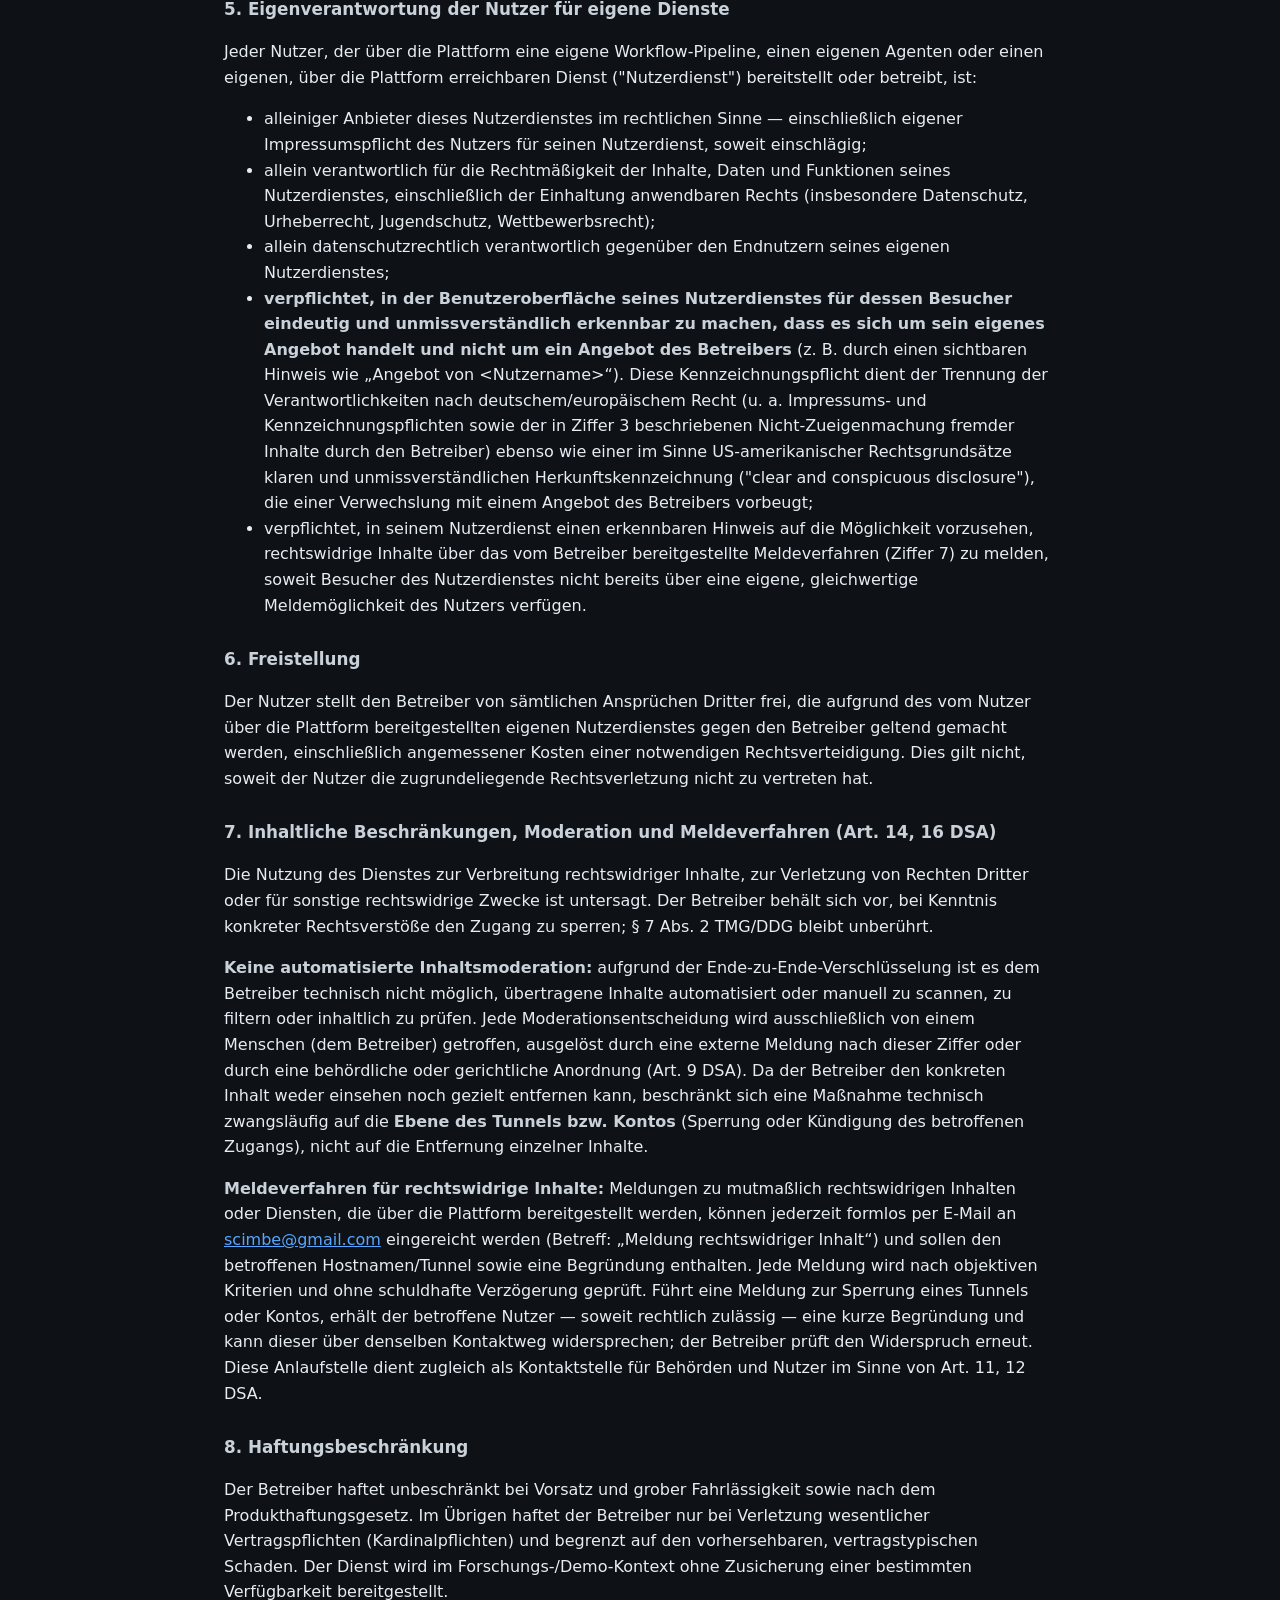
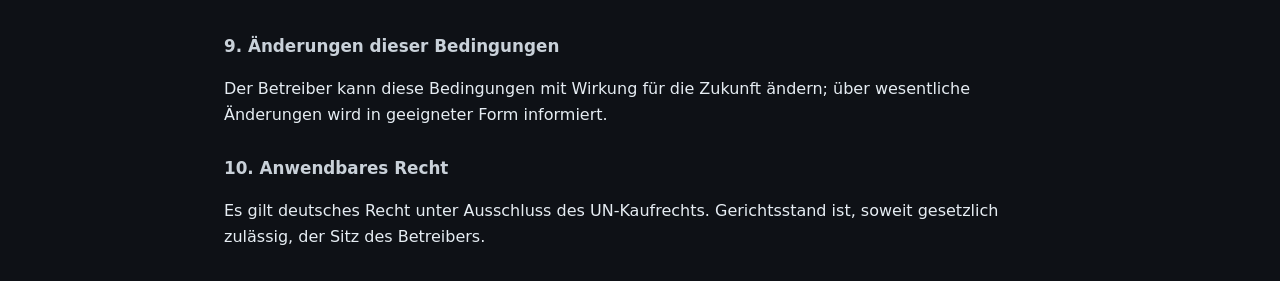
<file: docs/legal/nutzungsbedingungen.html>
<!doctype html>
<html lang="de"><head><meta charset="utf-8">
<meta name="viewport" content="width=device-width, initial-scale=1">
<title>Nutzungsbedingungen — CADS-Tunnel</title>
<style>
 body{font-family:system-ui,sans-serif;margin:2rem auto;max-width:52rem;background:#0e1116;color:#e6edf3;line-height:1.6}
 h1{font-size:1.4rem} h2{font-size:1.05rem;color:#c9d1d9;margin:1.75rem 0 .5rem}
 a{color:#58a6ff} .back{display:inline-block;margin-bottom:1.5rem;color:#8b949e;text-decoration:none}
 .back:hover{color:#c9d1d9} strong{color:#c9d1d9}
</style></head><body>
<a class="back" href="/">&larr; zurück zur Startseite</a>
<h1>Nutzungsbedingungen</h1>
<p class="back"><a href="/terms-of-use">English version &rarr;</a></p>

<h2>1. Geltungsbereich</h2>
<p>
Diese Nutzungsbedingungen gelten für die Nutzung der über <strong>bunsenbrenner.org</strong> bereitgestellten
Infrastruktur ("Dienst"): eine Ende-zu-Ende-verschlüsselte Tunnel- und Agent-Vermittlungsinfrastruktur
("CADS-Tunnel"), betrieben von Martin Becke (siehe <a href="/impressum">Impressum</a>).
</p>
<p>
Diese Nutzungsbedingungen werden für neue Nutzer erst durch <strong>ausdrückliche Zustimmung im Rahmen der
Registrierung</strong> wirksam (technisch umgesetzt als verpflichtender Schritt im Registrierungsvorgang);
ohne diese Zustimmung kommt kein Nutzungsverhältnis zustande. Für Bestandsnutzer gilt Ziffer 9.
</p>

<h2>2. Charakter des Dienstes</h2>
<p>
Der Dienst wird im Rahmen eines Forschungs-/Demonstrationsprojekts betrieben. Aktuell werden über die
Plattform <strong>keine entgeltlichen Verbraucherverträge</strong> abgeschlossen. Sollte künftig eine
entgeltliche Nutzung eingeführt werden, werden diese Bedingungen vor Einführung entsprechend ergänzt
(insbesondere um Preisangaben und ein Widerrufsrecht für Verbraucher gemäß §§ 355&nbsp;ff. BGB).
</p>

<h2>3. Rolle des Betreibers — reine Infrastrukturbereitstellung</h2>
<p>
Der Betreiber stellt ausschließlich die technische Tunnel-/Vermittlungsinfrastruktur bereit. Das System ist
als Zero-Knowledge-Tunnel ausgelegt: der Betreiber kann die über die Plattform übertragenen Inhalte technisch
nicht einsehen. Der Betreiber ist Diensteanbieter im Sinne der §§ 7–10 TMG/DDG (Durchleitung/Hosting fremder
Inhalte) und macht sich die von Nutzern über die Plattform bereitgestellten Inhalte, Dienste und
Workflow-Pipelines <strong>nicht zu eigen</strong>.
</p>
<p>
<strong>Einordnung nach der Verordnung (EU) 2022/2065 (Digital Services Act, „DSA“):</strong> der Betreiber
ist Anbieter eines <strong>Vermittlungsdienstes</strong> im Sinne von Art. 3 lit. g DSA — aufgrund der
Ende-zu-Ende-Verschlüsselung und der fehlenden Speicherung oder Einsichtnahme übertragener Inhalte in erster
Linie als reine Durchleitung („Mere Conduit“, Art. 4 DSA), hilfsweise als Hosting-Diensteanbieter (Art. 6
DSA). Der Betreiber ist <strong>weder Vermittler noch Makler der über die Plattform angebotenen
Nutzerdienste</strong> und betreibt insbesondere keinen Online-Marktplatz und keine Online-Plattform im
Sinne von Art. 3 lit. i DSA: eine Verbreitung von Inhalten an die Öffentlichkeit erfolgt ausschließlich durch
den jeweiligen Nutzerdienst selbst, nicht über eine eigene Oberfläche des Betreibers. Als Einzelunternehmer
und Kleinstunternehmen im Sinne der Empfehlung 2003/361/EG unterliegt der Betreiber, selbst bei hilfsweiser
Einordnung als Hosting-Anbieter oder Online-Plattform, nicht den zusätzlichen Pflichten für Online-Plattformen
(Art. 19–28 DSA, insbesondere Art. 20 internes Beschwerdemanagement) und nicht der Transparenzberichtspflicht
(Art. 15 Abs. 2 DSA). Unberührt bleiben die für alle Vermittlungsdienste unabhängig von der Unternehmensgröße
geltenden Grundpflichten aus Art. 9–14 DSA (siehe Ziffer 7).
</p>

<h2>4. Reichweite der bereitgestellten Sicherheit</h2>
<p>
Der Dienst stellt ausschließlich einen sicheren, Ende-zu-Ende-verschlüsselten <strong>Zugriffsweg</strong> auf
den vom Nutzer bewusst freigegebenen einzelnen Dienst-Endpunkt ("Nutzerdienst") bereit — nicht mehr und nicht
weniger. Insbesondere:
</p>
<ul>
<li>Über die Plattform ist ausschließlich der vom Nutzer konfigurierte Nutzerdienst erreichbar, nicht das
zugrundeliegende Endgerät, Betriebssystem oder Netzwerk des Nutzers als Ganzes.</li>
<li>Der Betreiber sichert nicht das Endgerät oder System des Nutzers ab und übernimmt hierfür keine
Gewähr; die Absicherung des eigenen Systems obliegt allein dem Nutzer.</li>
<li>Für die sichere Implementierung des Nutzerdienstes selbst — insbesondere dafür, durch dessen
Programmierung oder Konfiguration keine zusätzlichen Angriffsflächen zu schaffen — ist ausschließlich
der Nutzer verantwortlich.</li>
</ul>

<h2>5. Eigenverantwortung der Nutzer für eigene Dienste</h2>
<p>
Jeder Nutzer, der über die Plattform eine eigene Workflow-Pipeline, einen eigenen Agenten oder einen eigenen,
über die Plattform erreichbaren Dienst ("Nutzerdienst") bereitstellt oder betreibt, ist:
</p>
<ul>
<li>alleiniger Anbieter dieses Nutzerdienstes im rechtlichen Sinne — einschließlich eigener Impressumspflicht des Nutzers für seinen Nutzerdienst, soweit einschlägig;</li>
<li>allein verantwortlich für die Rechtmäßigkeit der Inhalte, Daten und Funktionen seines Nutzerdienstes, einschließlich der Einhaltung anwendbaren Rechts (insbesondere Datenschutz, Urheberrecht, Jugendschutz, Wettbewerbsrecht);</li>
<li>allein datenschutzrechtlich verantwortlich gegenüber den Endnutzern seines eigenen Nutzerdienstes;</li>
<li><strong>verpflichtet, in der Benutzeroberfläche seines Nutzerdienstes für dessen Besucher eindeutig und
unmissverständlich erkennbar zu machen, dass es sich um sein eigenes Angebot handelt und nicht um ein
Angebot des Betreibers</strong> (z. B. durch einen sichtbaren Hinweis wie „Angebot von &lt;Nutzername&gt;“).
Diese Kennzeichnungspflicht dient der Trennung der Verantwortlichkeiten nach deutschem/europäischem Recht
(u. a. Impressums- und Kennzeichnungspflichten sowie der in Ziffer 3 beschriebenen Nicht-Zueigenmachung
fremder Inhalte durch den Betreiber) ebenso wie einer im Sinne US-amerikanischer Rechtsgrundsätze klaren und
unmissverständlichen Herkunftskennzeichnung ("clear and conspicuous disclosure"), die einer Verwechslung mit
einem Angebot des Betreibers vorbeugt;</li>
<li>verpflichtet, in seinem Nutzerdienst einen erkennbaren Hinweis auf die Möglichkeit vorzusehen,
rechtswidrige Inhalte über das vom Betreiber bereitgestellte Meldeverfahren (Ziffer 7) zu melden, soweit
Besucher des Nutzerdienstes nicht bereits über eine eigene, gleichwertige Meldemöglichkeit des Nutzers
verfügen.</li>
</ul>

<h2>6. Freistellung</h2>
<p>
Der Nutzer stellt den Betreiber von sämtlichen Ansprüchen Dritter frei, die aufgrund des vom Nutzer über die
Plattform bereitgestellten eigenen Nutzerdienstes gegen den Betreiber geltend gemacht werden, einschließlich
angemessener Kosten einer notwendigen Rechtsverteidigung. Dies gilt nicht, soweit der Nutzer die
zugrundeliegende Rechtsverletzung nicht zu vertreten hat.
</p>

<h2>7. Inhaltliche Beschränkungen, Moderation und Meldeverfahren (Art. 14, 16 DSA)</h2>
<p>
Die Nutzung des Dienstes zur Verbreitung rechtswidriger Inhalte, zur Verletzung von Rechten Dritter oder für
sonstige rechtswidrige Zwecke ist untersagt. Der Betreiber behält sich vor, bei Kenntnis konkreter
Rechtsverstöße den Zugang zu sperren; § 7 Abs. 2 TMG/DDG bleibt unberührt.
</p>
<p>
<strong>Keine automatisierte Inhaltsmoderation:</strong> aufgrund der Ende-zu-Ende-Verschlüsselung ist es dem
Betreiber technisch nicht möglich, übertragene Inhalte automatisiert oder manuell zu scannen, zu filtern oder
inhaltlich zu prüfen. Jede Moderationsentscheidung wird ausschließlich von einem Menschen (dem Betreiber)
getroffen, ausgelöst durch eine externe Meldung nach dieser Ziffer oder durch eine behördliche oder
gerichtliche Anordnung (Art. 9 DSA). Da der Betreiber den konkreten Inhalt weder einsehen noch gezielt
entfernen kann, beschränkt sich eine Maßnahme technisch zwangsläufig auf die <strong>Ebene des Tunnels bzw.
Kontos</strong> (Sperrung oder Kündigung des betroffenen Zugangs), nicht auf die Entfernung einzelner Inhalte.
</p>
<p>
<strong>Meldeverfahren für rechtswidrige Inhalte:</strong> Meldungen zu mutmaßlich rechtswidrigen Inhalten
oder Diensten, die über die Plattform bereitgestellt werden, können jederzeit formlos per E-Mail an
<a href="mailto:scimbe@gmail.com">scimbe@gmail.com</a> eingereicht werden (Betreff: „Meldung rechtswidriger
Inhalt“) und sollen den betroffenen Hostnamen/Tunnel sowie eine Begründung enthalten. Jede Meldung wird nach
objektiven Kriterien und ohne schuldhafte Verzögerung geprüft. Führt eine Meldung zur Sperrung eines Tunnels
oder Kontos, erhält der betroffene Nutzer — soweit rechtlich zulässig — eine kurze Begründung und kann dieser
über denselben Kontaktweg widersprechen; der Betreiber prüft den Widerspruch erneut. Diese Anlaufstelle dient
zugleich als Kontaktstelle für Behörden und Nutzer im Sinne von Art. 11, 12 DSA.
</p>

<h2>8. Haftungsbeschränkung</h2>
<p>
Der Betreiber haftet unbeschränkt bei Vorsatz und grober Fahrlässigkeit sowie nach dem
Produkthaftungsgesetz. Im Übrigen haftet der Betreiber nur bei Verletzung wesentlicher Vertragspflichten
(Kardinalpflichten) und begrenzt auf den vorhersehbaren, vertragstypischen Schaden. Der Dienst wird im
Forschungs-/Demo-Kontext ohne Zusicherung einer bestimmten Verfügbarkeit bereitgestellt.
</p>

<h2>9. Änderungen dieser Bedingungen</h2>
<p>
Der Betreiber kann diese Bedingungen mit Wirkung für die Zukunft ändern; über wesentliche Änderungen wird in
geeigneter Form informiert.
</p>

<h2>10. Anwendbares Recht</h2>
<p>
Es gilt deutsches Recht unter Ausschluss des UN-Kaufrechts. Gerichtsstand ist, soweit gesetzlich zulässig,
der Sitz des Betreibers.
</p>
</body></html>
</file>
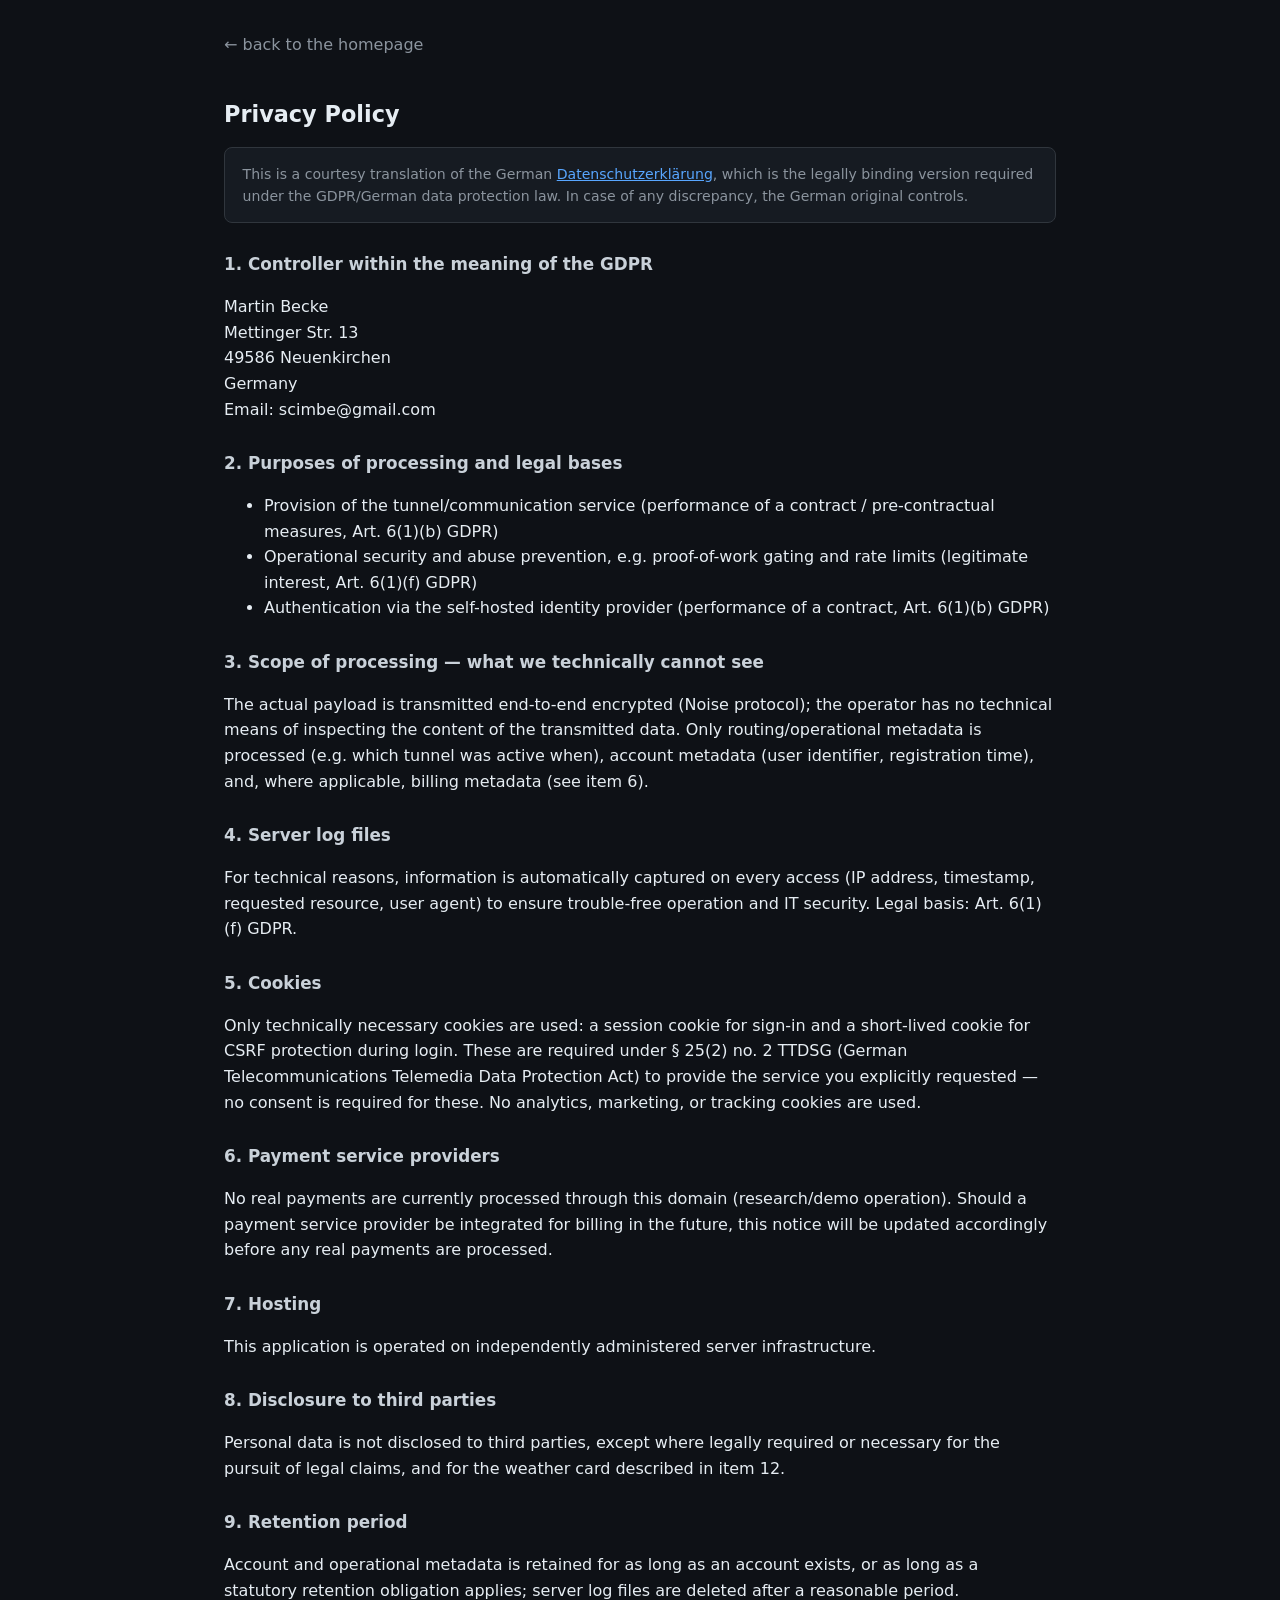
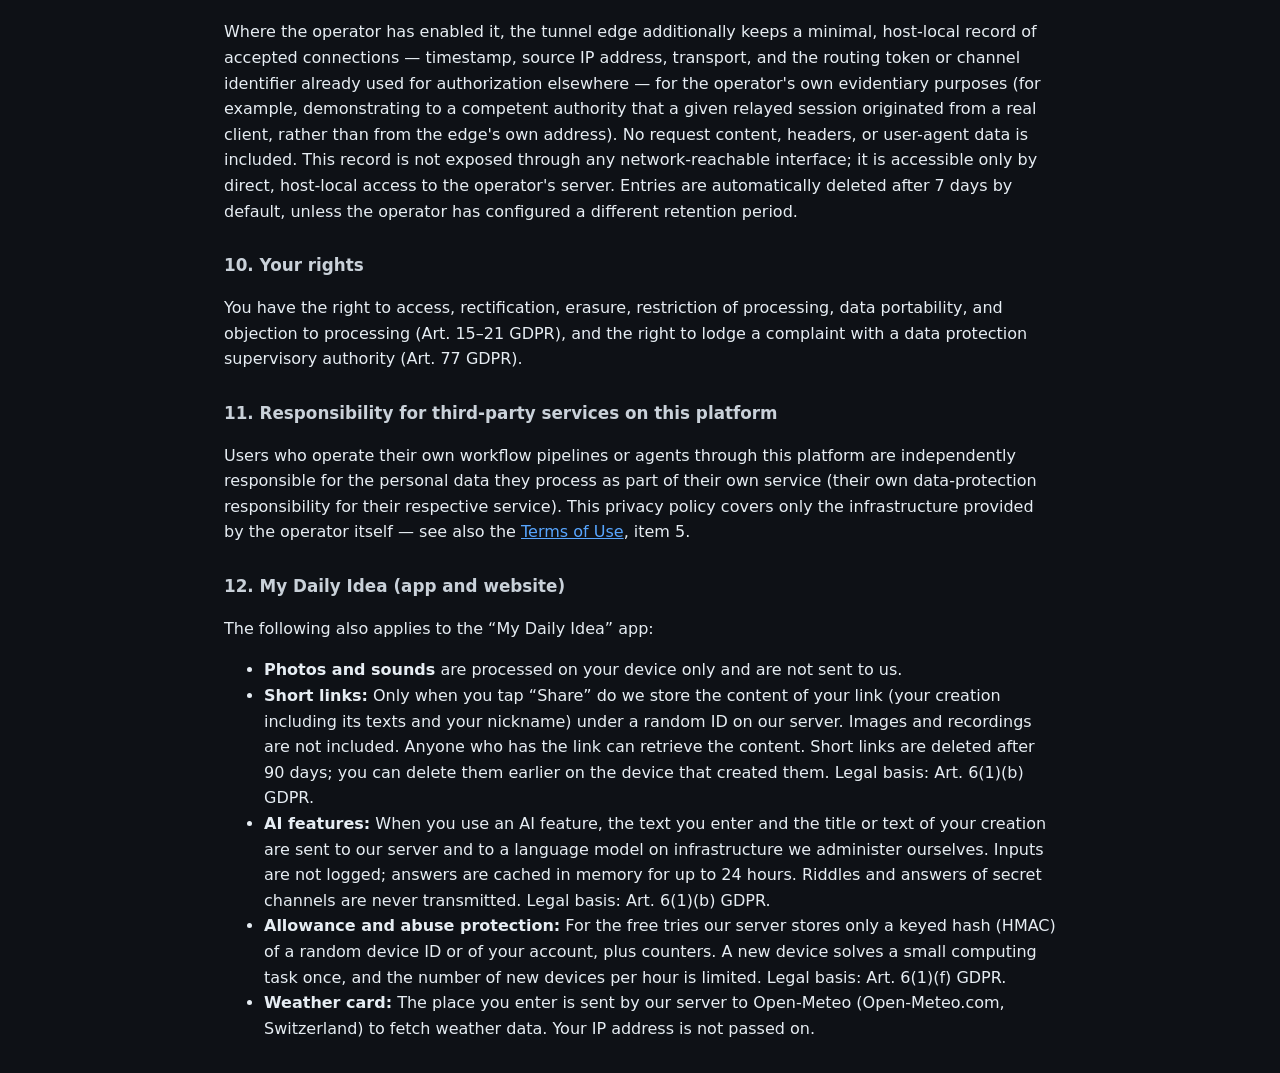
<file: docs/legal/privacy-policy.html>
<!doctype html>
<html lang="en"><head><meta charset="utf-8">
<meta name="viewport" content="width=device-width, initial-scale=1">
<title>Privacy Policy — CADS-Tunnel</title>
<style>
 body{font-family:system-ui,sans-serif;margin:2rem auto;max-width:52rem;background:#0e1116;color:#e6edf3;line-height:1.6}
 h1{font-size:1.4rem} h2{font-size:1.05rem;color:#c9d1d9;margin:1.75rem 0 .5rem}
 a{color:#58a6ff} .back{display:inline-block;margin-bottom:1.5rem;color:#8b949e;text-decoration:none}
 .back:hover{color:#c9d1d9} ol{padding-left:1.25rem}
 .translation-notice{background:#161b22;border:1px solid #30363d;border-radius:8px;padding:.9rem 1.1rem;font-size:.88rem;color:#8b949e;margin-bottom:1.5rem}
</style></head><body>
<a class="back" href="/">&larr; back to the homepage</a>
<h1>Privacy Policy</h1>

<div class="translation-notice">This is a courtesy translation of the German
<a href="/datenschutz">Datenschutzerklärung</a>, which is the legally binding version required under the
GDPR/German data protection law. In case of any discrepancy, the German original controls.</div>

<h2>1. Controller within the meaning of the GDPR</h2>
<p>
Martin Becke<br>
Mettinger Str. 13<br>
49586 Neuenkirchen<br>
Germany<br>
Email: scimbe@gmail.com
</p>

<h2>2. Purposes of processing and legal bases</h2>
<ul>
<li>Provision of the tunnel/communication service (performance of a contract / pre-contractual measures, Art. 6(1)(b) GDPR)</li>
<li>Operational security and abuse prevention, e.g. proof-of-work gating and rate limits (legitimate interest, Art. 6(1)(f) GDPR)</li>
<li>Authentication via the self-hosted identity provider (performance of a contract, Art. 6(1)(b) GDPR)</li>
</ul>

<h2>3. Scope of processing — what we technically cannot see</h2>
<p>
The actual payload is transmitted end-to-end encrypted (Noise protocol); the operator has no technical
means of inspecting the content of the transmitted data. Only routing/operational metadata is processed
(e.g. which tunnel was active when), account metadata (user identifier, registration time), and, where
applicable, billing metadata (see item 6).
</p>

<h2>4. Server log files</h2>
<p>
For technical reasons, information is automatically captured on every access (IP address, timestamp,
requested resource, user agent) to ensure trouble-free operation and IT security. Legal basis: Art. 6(1)(f)
GDPR.
</p>

<h2>5. Cookies</h2>
<p>
Only technically necessary cookies are used: a session cookie for sign-in and a short-lived cookie for
CSRF protection during login. These are required under § 25(2) no. 2 TTDSG (German Telecommunications
Telemedia Data Protection Act) to provide the service you explicitly requested — no consent is required
for these. No analytics, marketing, or tracking cookies are used.
</p>

<h2>6. Payment service providers</h2>
<p>
No real payments are currently processed through this domain (research/demo operation). Should a payment
service provider be integrated for billing in the future, this notice will be updated accordingly before
any real payments are processed.
</p>

<h2>7. Hosting</h2>
<p>
This application is operated on independently administered server infrastructure.
</p>

<h2>8. Disclosure to third parties</h2>
<p>
Personal data is not disclosed to third parties, except where legally required or necessary for the
pursuit of legal claims, and for the weather card described in item 12.
</p>

<h2>9. Retention period</h2>
<p>
Account and operational metadata is retained for as long as an account exists, or as long as a statutory
retention obligation applies; server log files are deleted after a reasonable period.
</p>
<p>
Where the operator has enabled it, the tunnel edge additionally keeps a minimal, host-local record of
accepted connections — timestamp, source IP address, transport, and the routing token or channel
identifier already used for authorization elsewhere — for the operator's own evidentiary purposes (for
example, demonstrating to a competent authority that a given relayed session originated from a real
client, rather than from the edge's own address). No request content, headers, or user-agent data is
included. This record is not exposed through any network-reachable interface; it is accessible only by
direct, host-local access to the operator's server. Entries are automatically deleted after 7 days by
default, unless the operator has configured a different retention period.
</p>

<h2>10. Your rights</h2>
<p>
You have the right to access, rectification, erasure, restriction of processing, data portability, and
objection to processing (Art. 15–21 GDPR), and the right to lodge a complaint with a data protection
supervisory authority (Art. 77 GDPR).
</p>

<h2>11. Responsibility for third-party services on this platform</h2>
<p>
Users who operate their own workflow pipelines or agents through this platform are independently
responsible for the personal data they process as part of their own service (their own data-protection
responsibility for their respective service). This privacy policy covers only the infrastructure provided
by the operator itself — see also the <a href="/terms-of-use">Terms of Use</a>, item 5.
</p>
<h2>12. My Daily Idea (app and website)</h2>
<p>The following also applies to the “My Daily Idea” app:</p>
<ul>
<li><strong>Photos and sounds</strong> are processed on your device only and are not sent to us.</li>
<li><strong>Short links:</strong> Only when you tap “Share” do we store the content of your link (your creation including its texts and your nickname) under a random ID on our server. Images and recordings are not included. Anyone who has the link can retrieve the content. Short links are deleted after 90 days; you can delete them earlier on the device that created them. Legal basis: Art. 6(1)(b) GDPR.</li>
<li><strong>AI features:</strong> When you use an AI feature, the text you enter and the title or text of your creation are sent to our server and to a language model on infrastructure we administer ourselves. Inputs are not logged; answers are cached in memory for up to 24 hours. Riddles and answers of secret channels are never transmitted. Legal basis: Art. 6(1)(b) GDPR.</li>
<li><strong>Allowance and abuse protection:</strong> For the free tries our server stores only a keyed hash (HMAC) of a random device ID or of your account, plus counters. A new device solves a small computing task once, and the number of new devices per hour is limited. Legal basis: Art. 6(1)(f) GDPR.</li>
<li><strong>Weather card:</strong> The place you enter is sent by our server to Open-Meteo (Open-Meteo.com, Switzerland) to fetch weather data. Your IP address is not passed on.</li>
</ul>
</body></html>
</file>
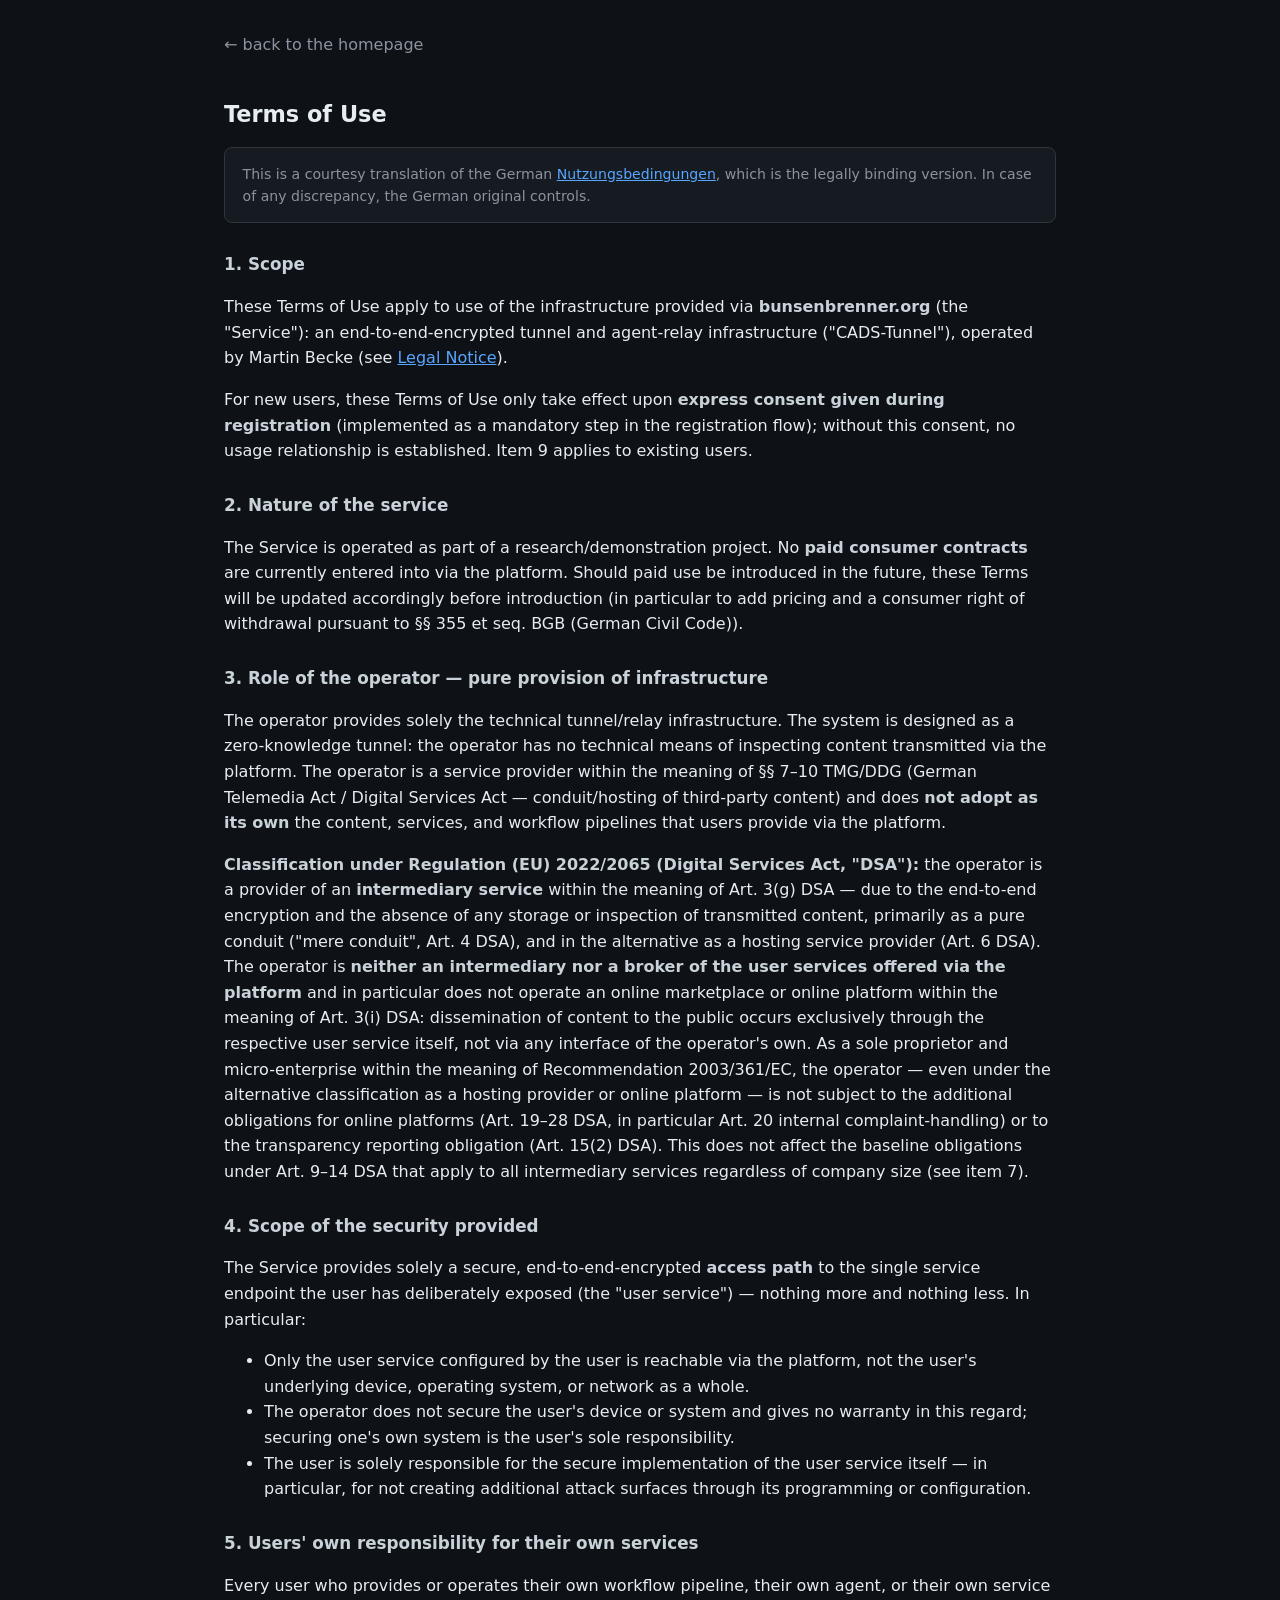
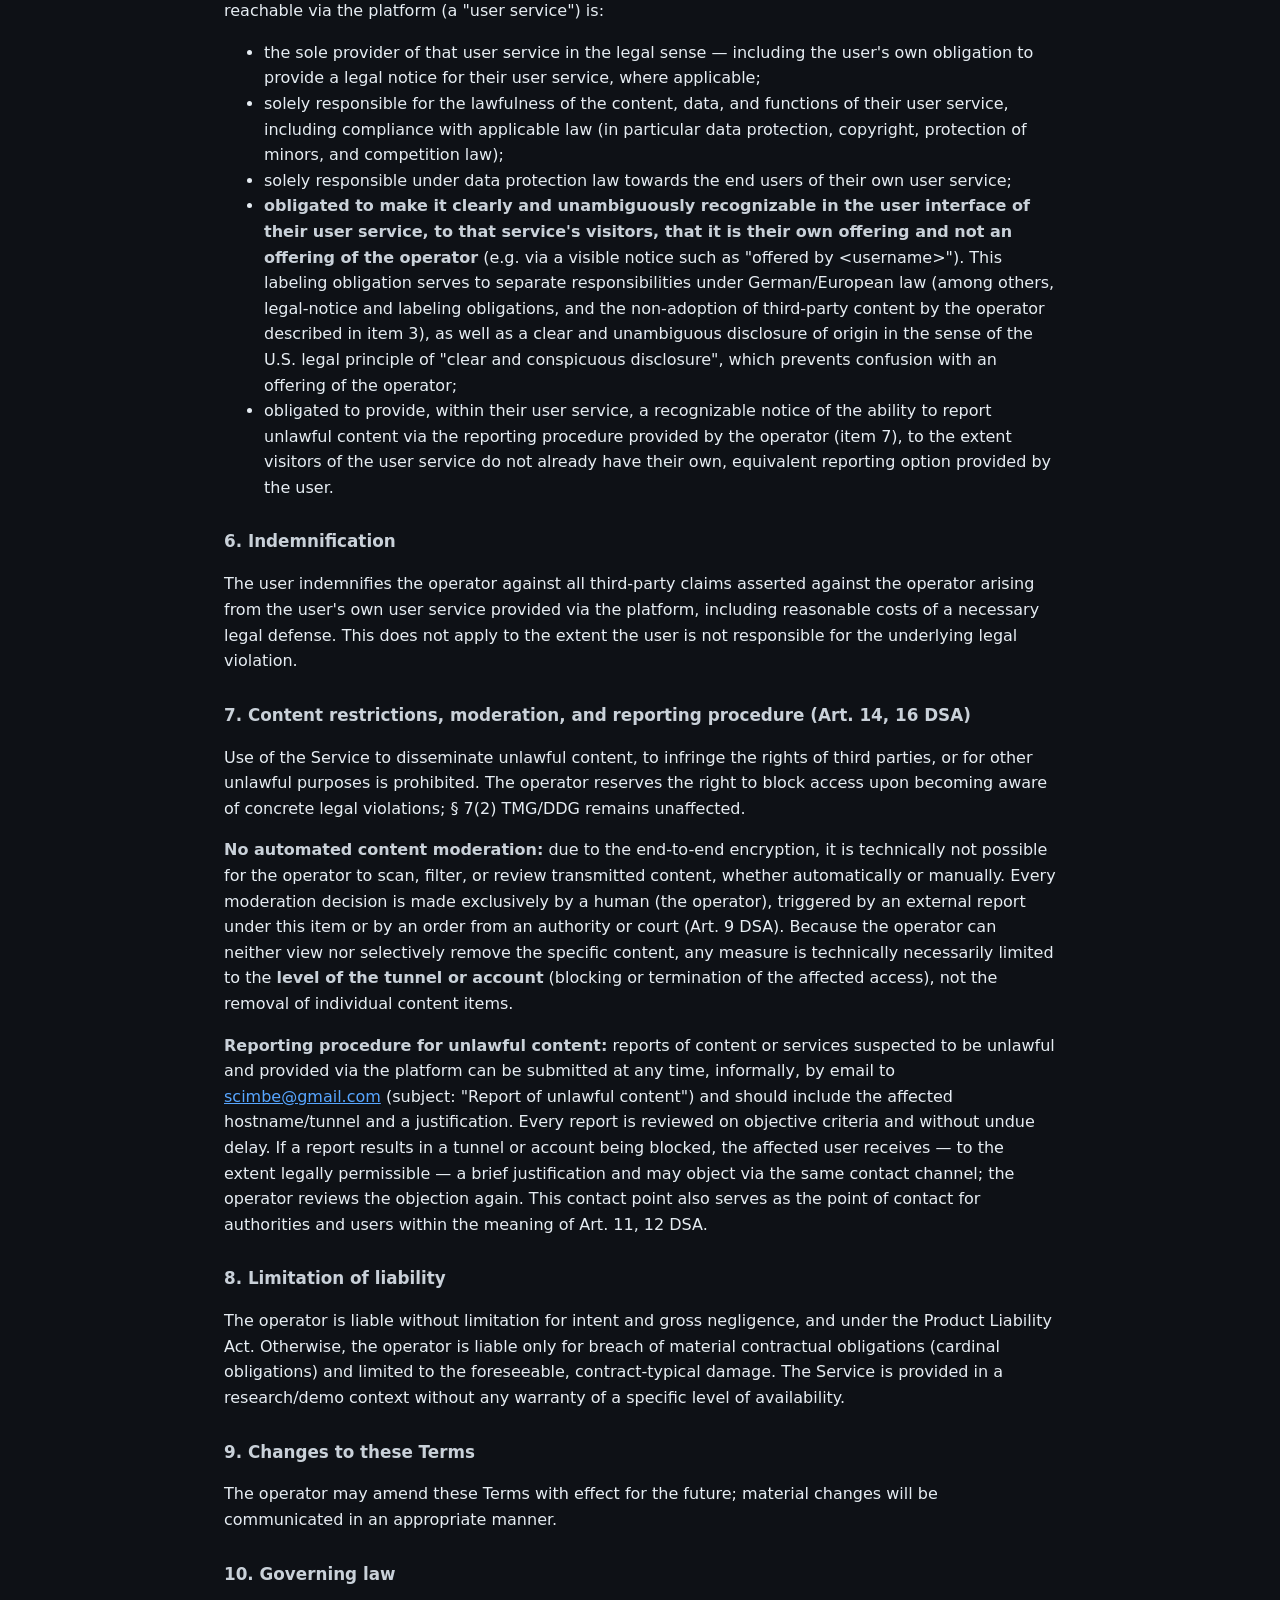
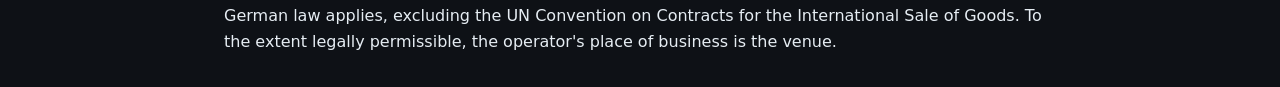
<file: docs/legal/terms-of-use.html>
<!doctype html>
<html lang="en"><head><meta charset="utf-8">
<meta name="viewport" content="width=device-width, initial-scale=1">
<title>Terms of Use — CADS-Tunnel</title>
<style>
 body{font-family:system-ui,sans-serif;margin:2rem auto;max-width:52rem;background:#0e1116;color:#e6edf3;line-height:1.6}
 h1{font-size:1.4rem} h2{font-size:1.05rem;color:#c9d1d9;margin:1.75rem 0 .5rem}
 a{color:#58a6ff} .back{display:inline-block;margin-bottom:1.5rem;color:#8b949e;text-decoration:none}
 .back:hover{color:#c9d1d9} strong{color:#c9d1d9}
 .translation-notice{background:#161b22;border:1px solid #30363d;border-radius:8px;padding:.9rem 1.1rem;font-size:.88rem;color:#8b949e;margin-bottom:1.5rem}
</style></head><body>
<a class="back" href="/">&larr; back to the homepage</a>
<h1>Terms of Use</h1>

<div class="translation-notice">This is a courtesy translation of the German
<a href="/nutzungsbedingungen">Nutzungsbedingungen</a>, which is the legally binding version. In case of
any discrepancy, the German original controls.</div>

<h2>1. Scope</h2>
<p>
These Terms of Use apply to use of the infrastructure provided via <strong>bunsenbrenner.org</strong> (the
"Service"): an end-to-end-encrypted tunnel and agent-relay infrastructure ("CADS-Tunnel"), operated by
Martin Becke (see <a href="/legal-notice">Legal Notice</a>).
</p>
<p>
For new users, these Terms of Use only take effect upon <strong>express consent given during
registration</strong> (implemented as a mandatory step in the registration flow); without this consent, no
usage relationship is established. Item 9 applies to existing users.
</p>

<h2>2. Nature of the service</h2>
<p>
The Service is operated as part of a research/demonstration project. No <strong>paid consumer
contracts</strong> are currently entered into via the platform. Should paid use be introduced in the
future, these Terms will be updated accordingly before introduction (in particular to add pricing and a
consumer right of withdrawal pursuant to §§ 355 et seq. BGB (German Civil Code)).
</p>

<h2>3. Role of the operator — pure provision of infrastructure</h2>
<p>
The operator provides solely the technical tunnel/relay infrastructure. The system is designed as a
zero-knowledge tunnel: the operator has no technical means of inspecting content transmitted via the
platform. The operator is a service provider within the meaning of §§ 7–10 TMG/DDG (German Telemedia Act /
Digital Services Act — conduit/hosting of third-party content) and does <strong>not adopt as its own</strong>
the content, services, and workflow pipelines that users provide via the platform.
</p>
<p>
<strong>Classification under Regulation (EU) 2022/2065 (Digital Services Act, "DSA"):</strong> the operator
is a provider of an <strong>intermediary service</strong> within the meaning of Art. 3(g) DSA — due to the
end-to-end encryption and the absence of any storage or inspection of transmitted content, primarily as a
pure conduit ("mere conduit", Art. 4 DSA), and in the alternative as a hosting service provider (Art. 6
DSA). The operator is <strong>neither an intermediary nor a broker of the user services offered via the
platform</strong> and in particular does not operate an online marketplace or online platform within the
meaning of Art. 3(i) DSA: dissemination of content to the public occurs exclusively through the respective
user service itself, not via any interface of the operator's own. As a sole proprietor and micro-enterprise
within the meaning of Recommendation 2003/361/EC, the operator — even under the alternative classification
as a hosting provider or online platform — is not subject to the additional obligations for online
platforms (Art. 19–28 DSA, in particular Art. 20 internal complaint-handling) or to the transparency
reporting obligation (Art. 15(2) DSA). This does not affect the baseline obligations under Art. 9–14 DSA
that apply to all intermediary services regardless of company size (see item 7).
</p>

<h2>4. Scope of the security provided</h2>
<p>
The Service provides solely a secure, end-to-end-encrypted <strong>access path</strong> to the single
service endpoint the user has deliberately exposed (the "user service") — nothing more and nothing less.
In particular:
</p>
<ul>
<li>Only the user service configured by the user is reachable via the platform, not the user's underlying
device, operating system, or network as a whole.</li>
<li>The operator does not secure the user's device or system and gives no warranty in this regard; securing
one's own system is the user's sole responsibility.</li>
<li>The user is solely responsible for the secure implementation of the user service itself — in particular,
for not creating additional attack surfaces through its programming or configuration.</li>
</ul>

<h2>5. Users' own responsibility for their own services</h2>
<p>
Every user who provides or operates their own workflow pipeline, their own agent, or their own service
reachable via the platform (a "user service") is:
</p>
<ul>
<li>the sole provider of that user service in the legal sense — including the user's own obligation to
provide a legal notice for their user service, where applicable;</li>
<li>solely responsible for the lawfulness of the content, data, and functions of their user service,
including compliance with applicable law (in particular data protection, copyright, protection of minors,
and competition law);</li>
<li>solely responsible under data protection law towards the end users of their own user service;</li>
<li><strong>obligated to make it clearly and unambiguously recognizable in the user interface of their user
service, to that service's visitors, that it is their own offering and not an offering of the
operator</strong> (e.g. via a visible notice such as "offered by &lt;username&gt;"). This labeling
obligation serves to separate responsibilities under German/European law (among others, legal-notice and
labeling obligations, and the non-adoption of third-party content by the operator described in item 3), as
well as a clear and unambiguous disclosure of origin in the sense of the U.S. legal principle of "clear and
conspicuous disclosure", which prevents confusion with an offering of the operator;</li>
<li>obligated to provide, within their user service, a recognizable notice of the ability to report unlawful
content via the reporting procedure provided by the operator (item 7), to the extent visitors of the user
service do not already have their own, equivalent reporting option provided by the user.</li>
</ul>

<h2>6. Indemnification</h2>
<p>
The user indemnifies the operator against all third-party claims asserted against the operator arising
from the user's own user service provided via the platform, including reasonable costs of a necessary
legal defense. This does not apply to the extent the user is not responsible for the underlying legal
violation.
</p>

<h2>7. Content restrictions, moderation, and reporting procedure (Art. 14, 16 DSA)</h2>
<p>
Use of the Service to disseminate unlawful content, to infringe the rights of third parties, or for other
unlawful purposes is prohibited. The operator reserves the right to block access upon becoming aware of
concrete legal violations; § 7(2) TMG/DDG remains unaffected.
</p>
<p>
<strong>No automated content moderation:</strong> due to the end-to-end encryption, it is technically not
possible for the operator to scan, filter, or review transmitted content, whether automatically or
manually. Every moderation decision is made exclusively by a human (the operator), triggered by an
external report under this item or by an order from an authority or court (Art. 9 DSA). Because the
operator can neither view nor selectively remove the specific content, any measure is technically
necessarily limited to the <strong>level of the tunnel or account</strong> (blocking or termination of the
affected access), not the removal of individual content items.
</p>
<p>
<strong>Reporting procedure for unlawful content:</strong> reports of content or services suspected to be
unlawful and provided via the platform can be submitted at any time, informally, by email to
<a href="mailto:scimbe@gmail.com">scimbe@gmail.com</a> (subject: "Report of unlawful content") and should
include the affected hostname/tunnel and a justification. Every report is reviewed on objective criteria
and without undue delay. If a report results in a tunnel or account being blocked, the affected user
receives — to the extent legally permissible — a brief justification and may object via the same contact
channel; the operator reviews the objection again. This contact point also serves as the point of contact
for authorities and users within the meaning of Art. 11, 12 DSA.
</p>

<h2>8. Limitation of liability</h2>
<p>
The operator is liable without limitation for intent and gross negligence, and under the Product Liability
Act. Otherwise, the operator is liable only for breach of material contractual obligations (cardinal
obligations) and limited to the foreseeable, contract-typical damage. The Service is provided in a
research/demo context without any warranty of a specific level of availability.
</p>

<h2>9. Changes to these Terms</h2>
<p>
The operator may amend these Terms with effect for the future; material changes will be communicated in an
appropriate manner.
</p>

<h2>10. Governing law</h2>
<p>
German law applies, excluding the UN Convention on Contracts for the International Sale of Goods. To the
extent legally permissible, the operator's place of business is the venue.
</p>
</body></html>
</file>
